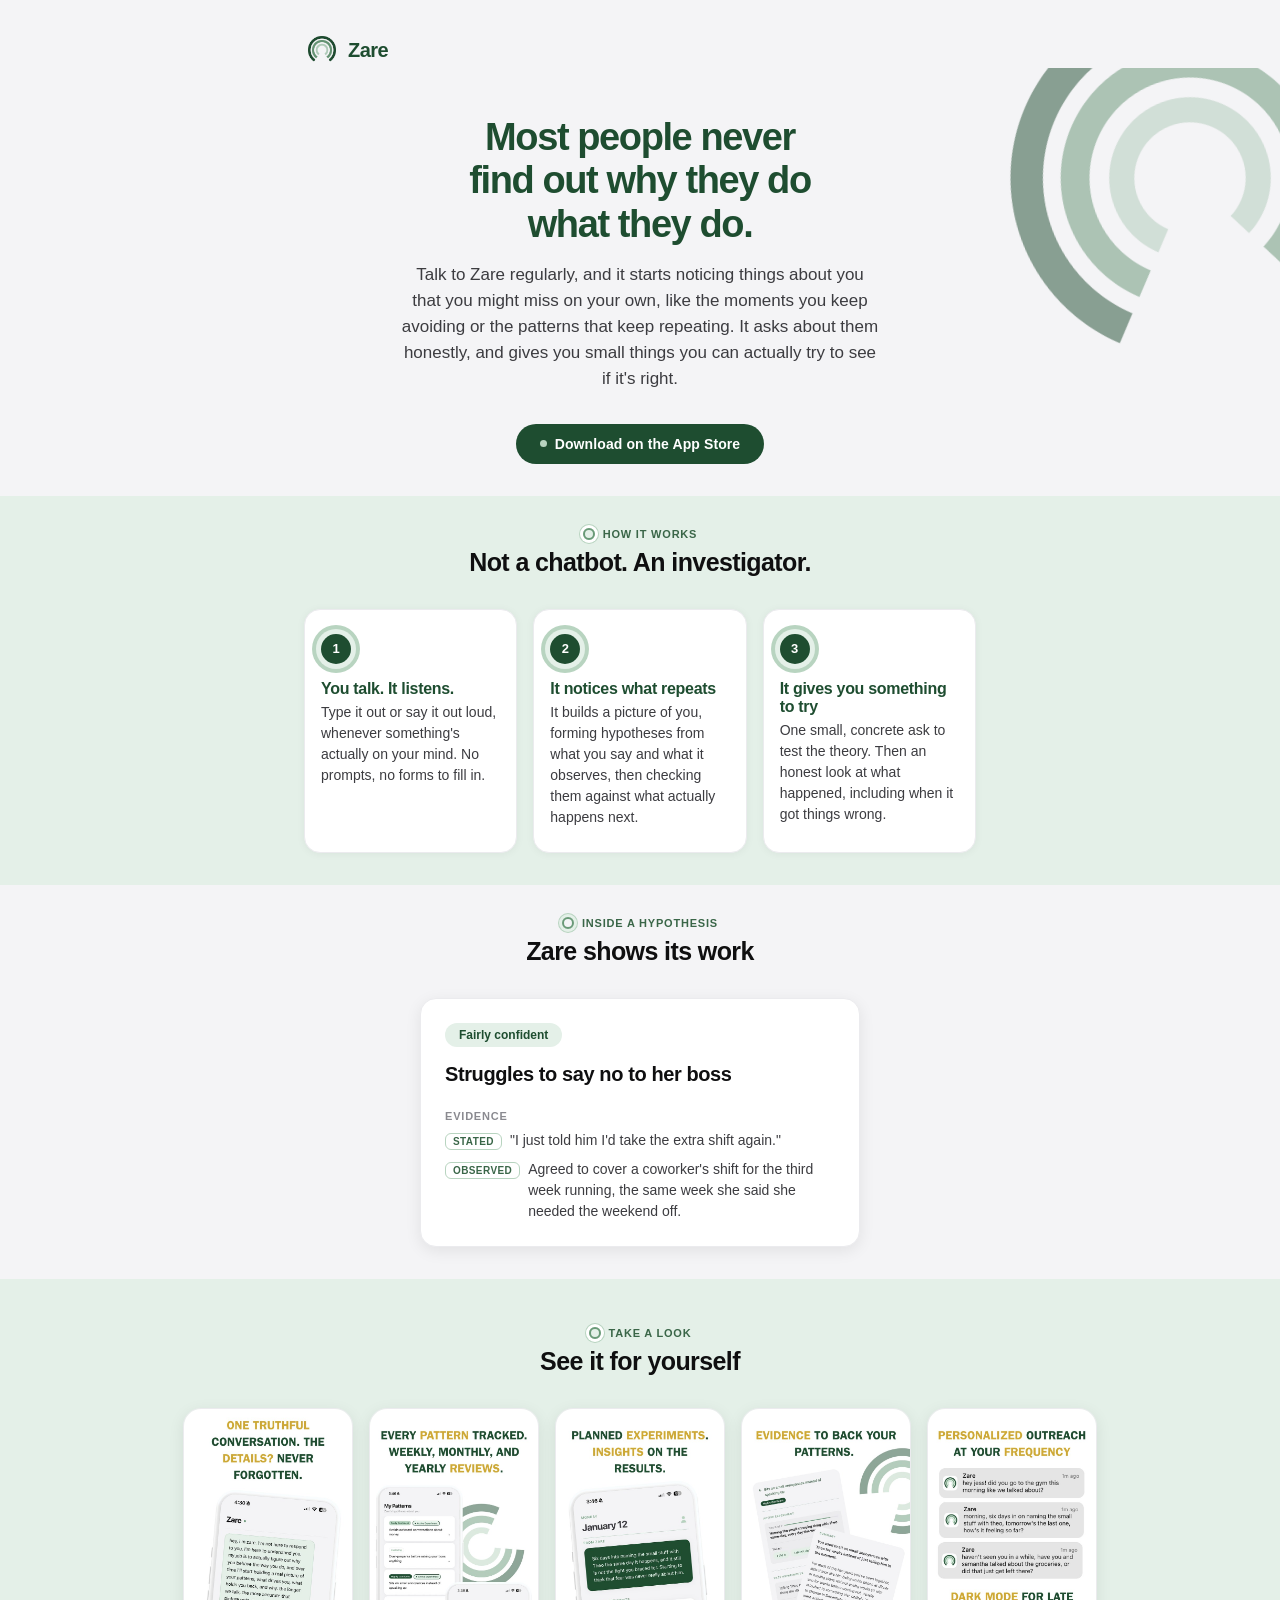
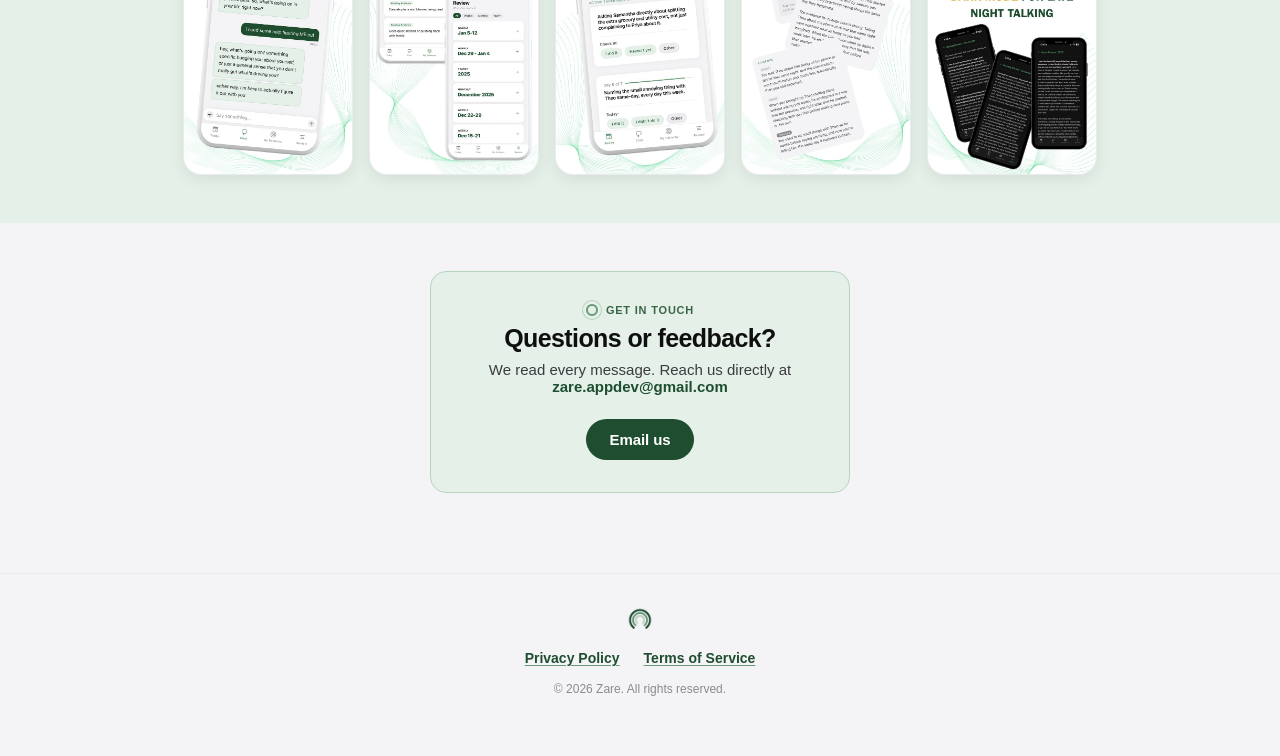
<file: index.html>
<!doctype html>
<html lang="en">
<head>
  <meta charset="UTF-8" />
  <meta name="viewport" content="width=device-width, initial-scale=1.0" />
  <title>Zare</title>
  <meta name="description" content="Zare notices the things about you that you might miss on your own, and gives you small things to actually try." />
  <link rel="icon" href="assets/favicon.png" />
  <link rel="stylesheet" href="styles.css" />
</head>
<body>

  <header class="site">
    <div class="wrap">
      <div class="brand">
        <img src="assets/icon.png" alt="Zare" />
        <span>Zare</span>
      </div>
    </div>
  </header>

  <section class="hero">
    <img class="hero-mark" src="assets/icon.png" alt="" aria-hidden="true" />
    <div class="wrap">
      <div class="hero-inner">
        <h1>Most people never<br />find out why they do<br />what they do.</h1>
        <p class="sub">
          Talk to Zare regularly, and it starts noticing things about you that
          you might miss on your own, like the moments you keep avoiding or
          the patterns that keep repeating. It asks about them honestly, and
          gives you small things you can actually try to see if it's right.
        </p>
        <!-- Paste the real App Store listing URL below once Zare is live -->
        <a class="badge-live" href="#">
          <span class="dot"></span>
          Download on the App Store
        </a>
      </div>
    </div>
  </section>

  <section class="tight section-green">
    <div class="wrap">
      <p class="eyebrow"><span class="eyebrow-ring"></span>How it works</p>
      <h2 class="section-title">Not a chatbot. An investigator.</h2>
      <div class="steps">
        <div class="step-card">
          <div class="step-num">1</div>
          <h3>You talk. It listens.</h3>
          <p>Type it out or say it out loud, whenever something's actually on your mind. No prompts, no forms to fill in.</p>
        </div>
        <div class="step-card">
          <div class="step-num">2</div>
          <h3>It notices what repeats</h3>
          <p>It builds a picture of you, forming hypotheses from what you say and what it observes, then checking them against what actually happens next.</p>
        </div>
        <div class="step-card">
          <div class="step-num">3</div>
          <h3>It gives you something to try</h3>
          <p>One small, concrete ask to test the theory. Then an honest look at what happened, including when it got things wrong.</p>
        </div>
      </div>
    </div>
  </section>

  <section class="tight">
    <div class="wrap">
      <p class="eyebrow"><span class="eyebrow-ring"></span>Inside a hypothesis</p>
      <h2 class="section-title">Zare shows its work</h2>
      <div class="pattern-card">
        <span class="confidence-pill">Fairly confident</span>
        <h3 class="pattern-statement">Struggles to say no to her boss</h3>
        <p class="evidence-label">Evidence</p>
        <div class="evidence-item">
          <span class="evidence-tag">Stated</span>
          <p>"I just told him I'd take the extra shift again."</p>
        </div>
        <div class="evidence-item">
          <span class="evidence-tag">Observed</span>
          <p>Agreed to cover a coworker's shift for the third week running, the same week she said she needed the weekend off.</p>
        </div>
      </div>
    </div>
  </section>

  <section class="section-green">
    <div class="wrap wrap-wide">
      <p class="eyebrow"><span class="eyebrow-ring"></span>Take a look</p>
      <h2 class="section-title">See it for yourself</h2>
      <div class="shots">
        <div class="shot">
          <img src="assets/screenshots/1.jpg" alt="A conversation with Zare in the app" loading="lazy" />
        </div>
        <div class="shot">
          <img src="assets/screenshots/2.jpg" alt="My Patterns and Review screens showing tracked patterns and weekly, monthly, and yearly reviews" loading="lazy" />
        </div>
        <div class="shot">
          <img src="assets/screenshots/3.jpg" alt="The Today screen showing an active experiment and Zare's daily note" loading="lazy" />
        </div>
        <div class="shot">
          <img src="assets/screenshots/4.jpg" alt="A pattern's detail view showing its evidence and summary" loading="lazy" />
        </div>
        <div class="shot">
          <img src="assets/screenshots/5.jpg" alt="Personalized outreach notifications from Zare, and the app in dark mode" loading="lazy" />
        </div>
      </div>
    </div>
  </section>

  <section class="contact">
    <div class="wrap">
      <div class="card">
        <p class="eyebrow"><span class="eyebrow-ring"></span>Get in touch</p>
        <h2 class="section-title">Questions or feedback?</h2>
        <p class="lead">We read every message. Reach us directly at<br /><strong>zare.appdev@gmail.com</strong></p>
        <a class="email-pill" href="mailto:zare.appdev@gmail.com">Email us</a>
      </div>
    </div>
  </section>

  <footer class="site">
    <div class="wrap">
      <img class="footer-mark" src="assets/icon.png" alt="" aria-hidden="true" />
      <div class="links">
        <a href="privacy.html">Privacy Policy</a>
        <a href="terms.html">Terms of Service</a>
      </div>
      <p class="copyright">&copy; 2026 Zare. All rights reserved.</p>
    </div>
  </footer>

</body>
</html>
</file>
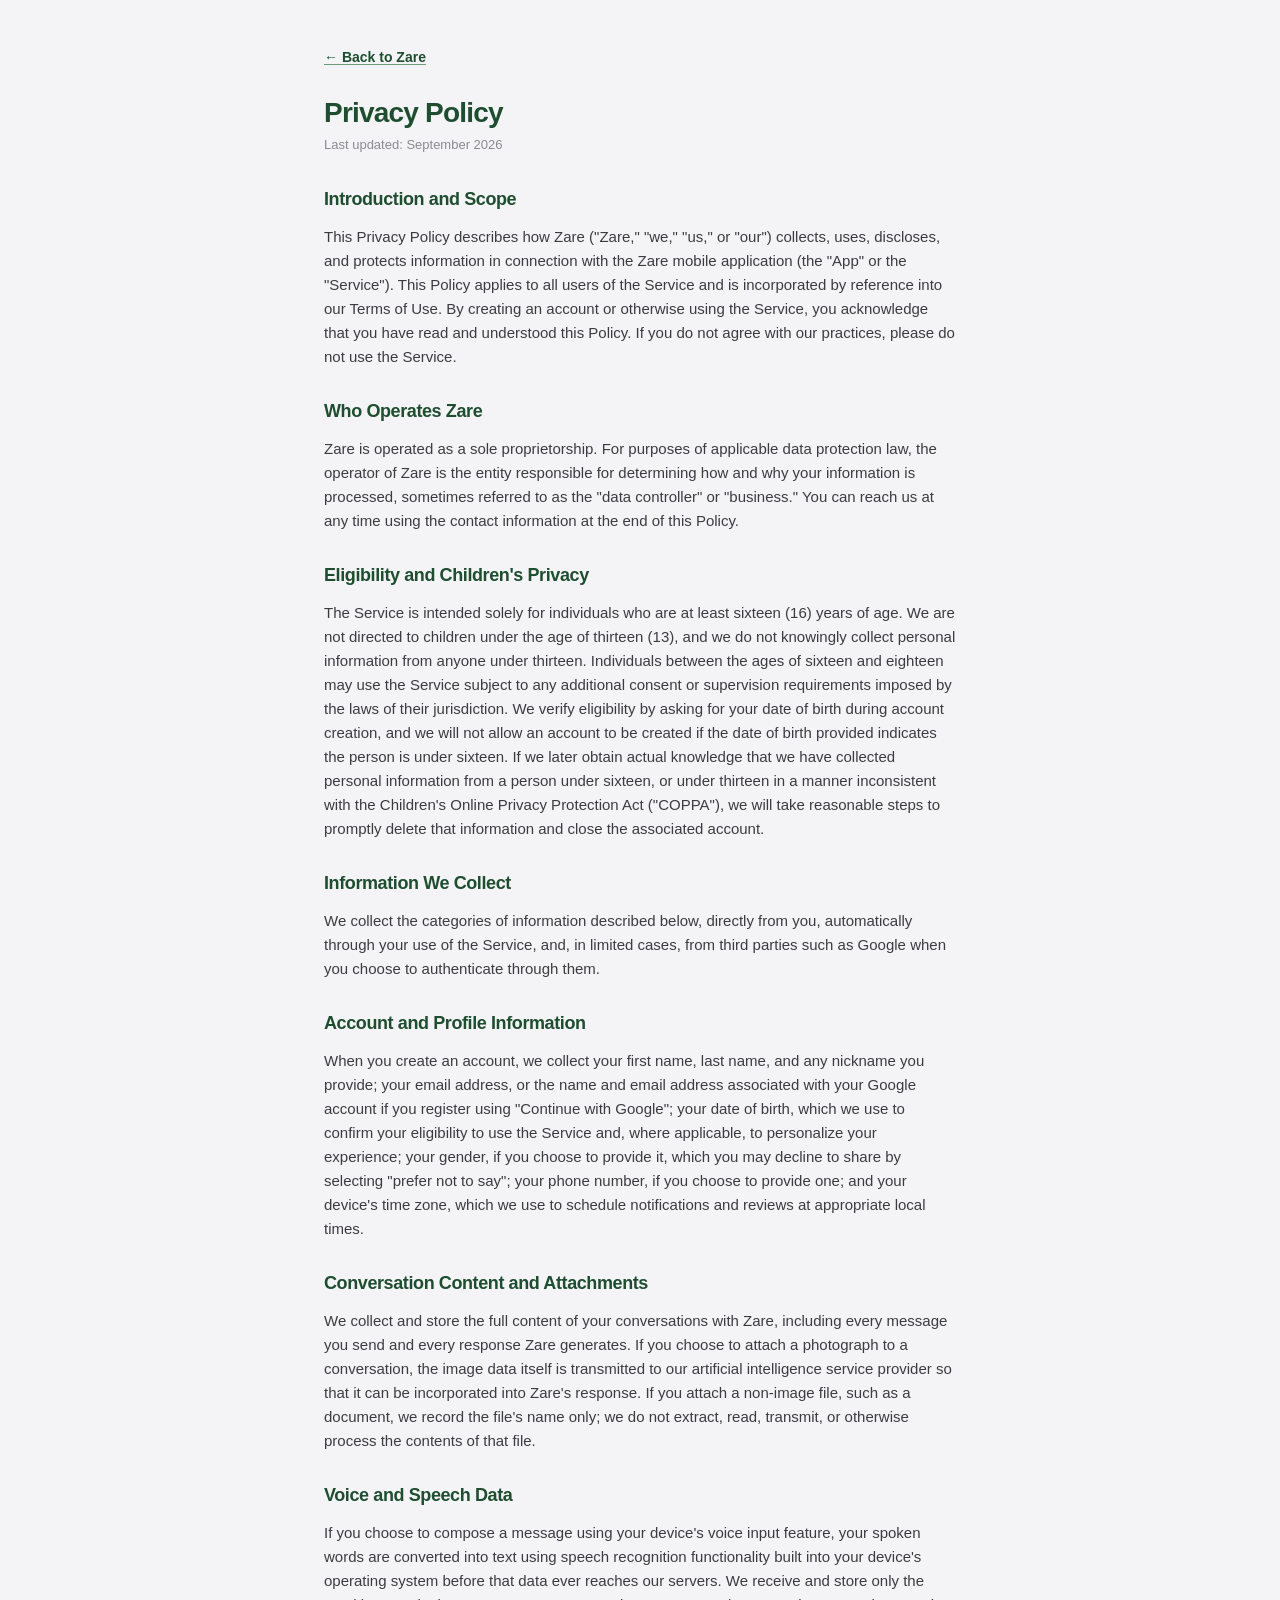
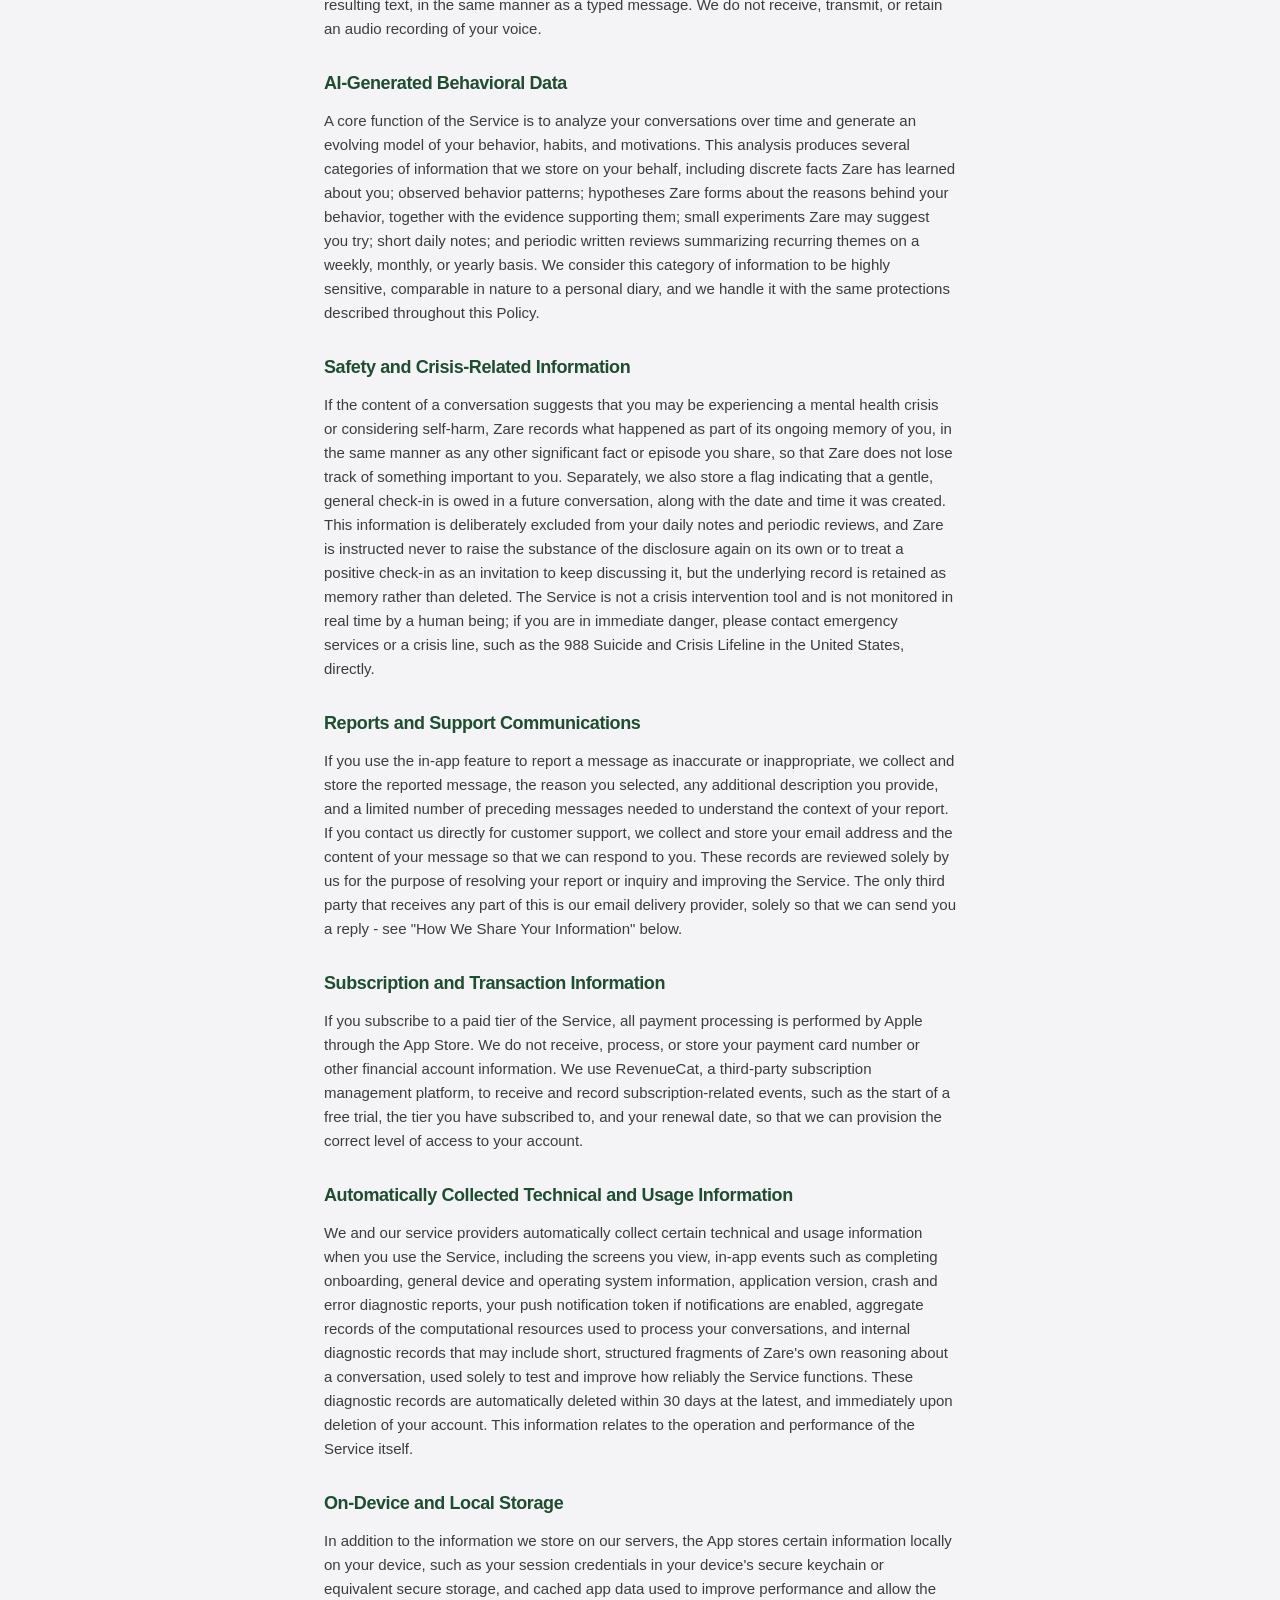
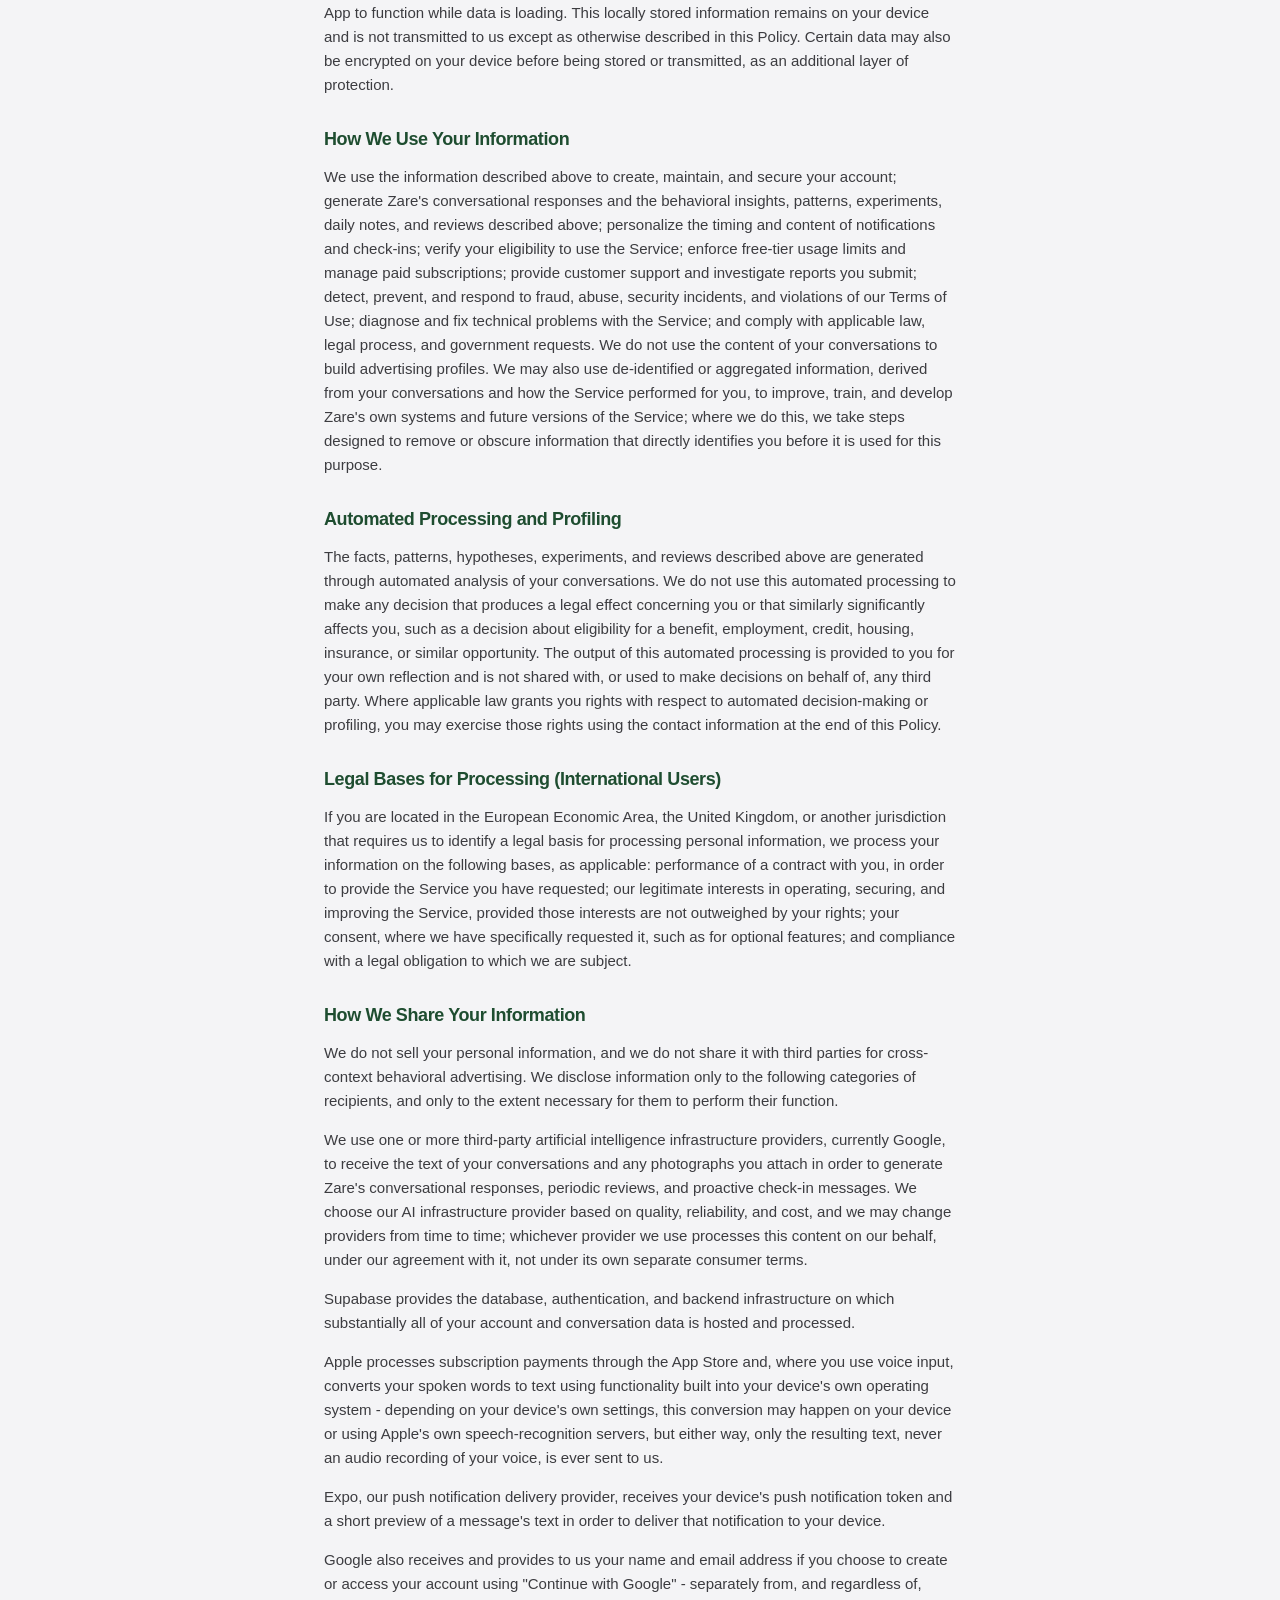
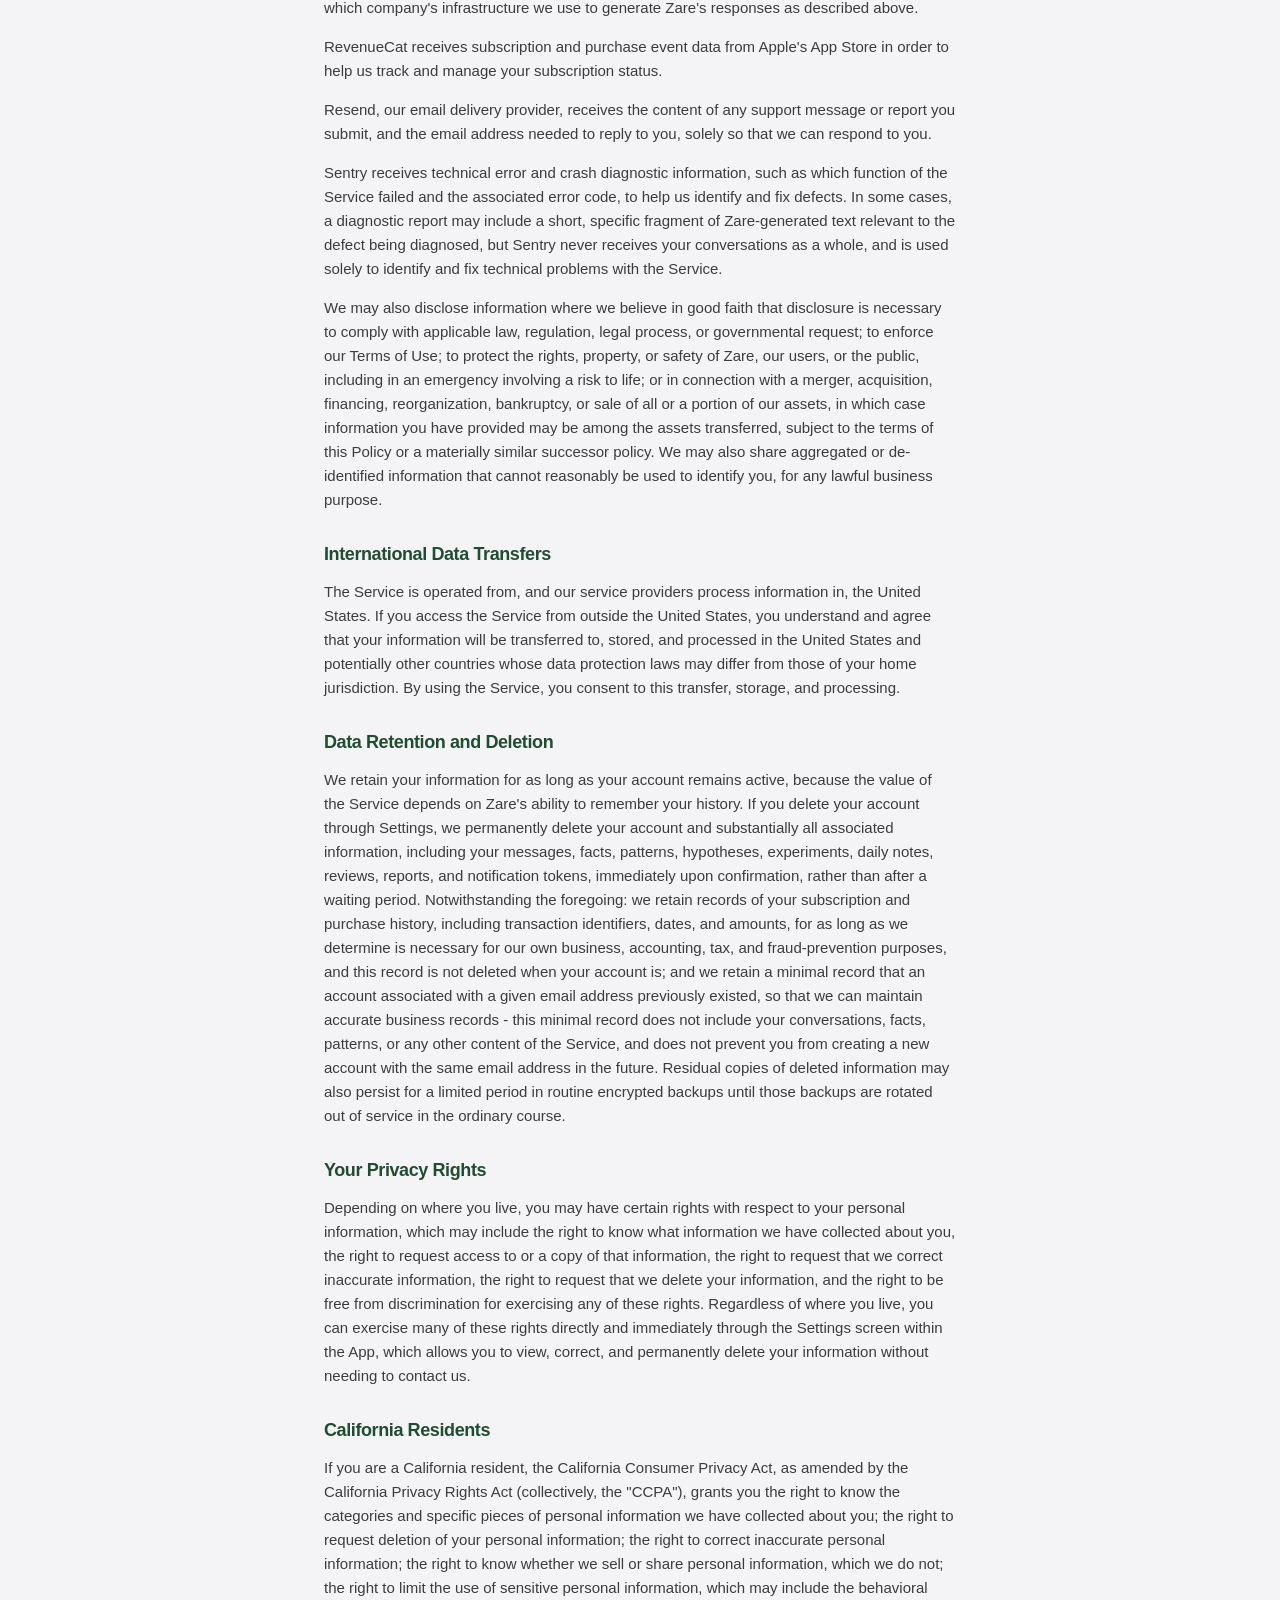
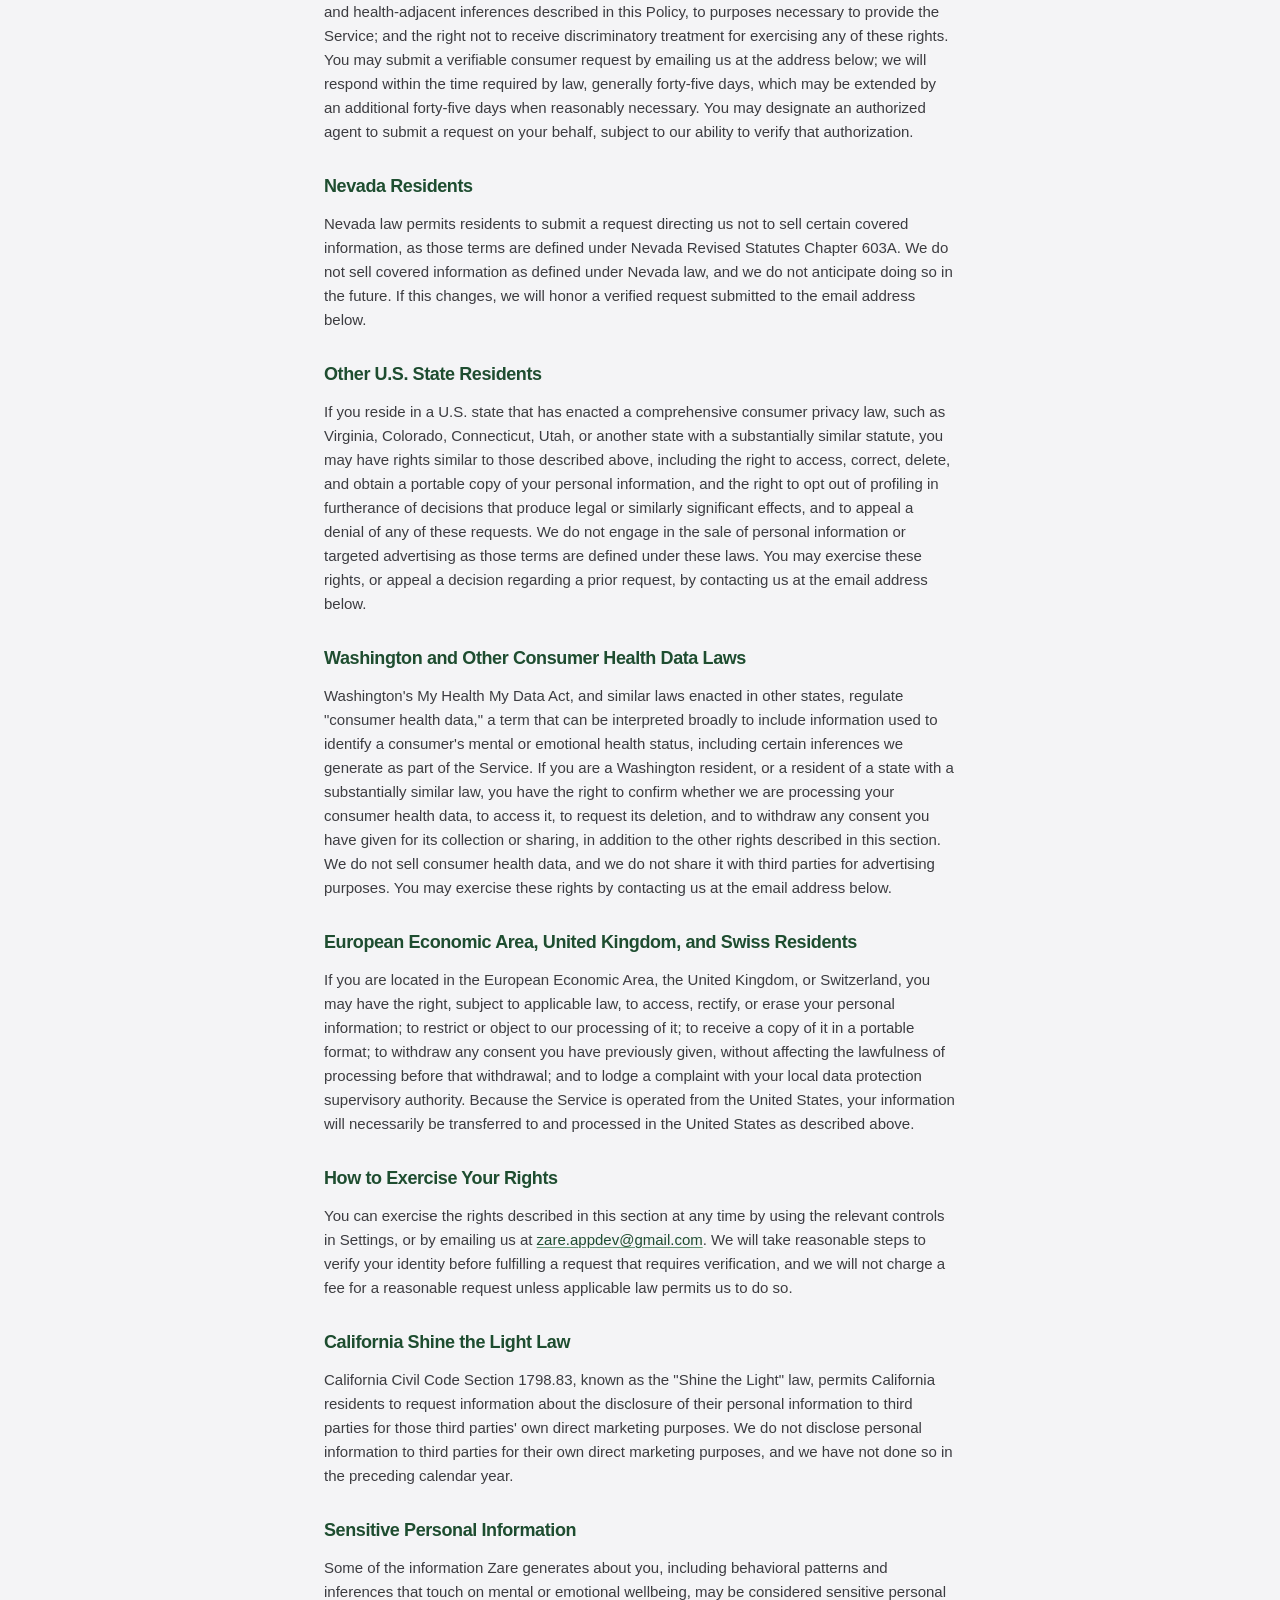
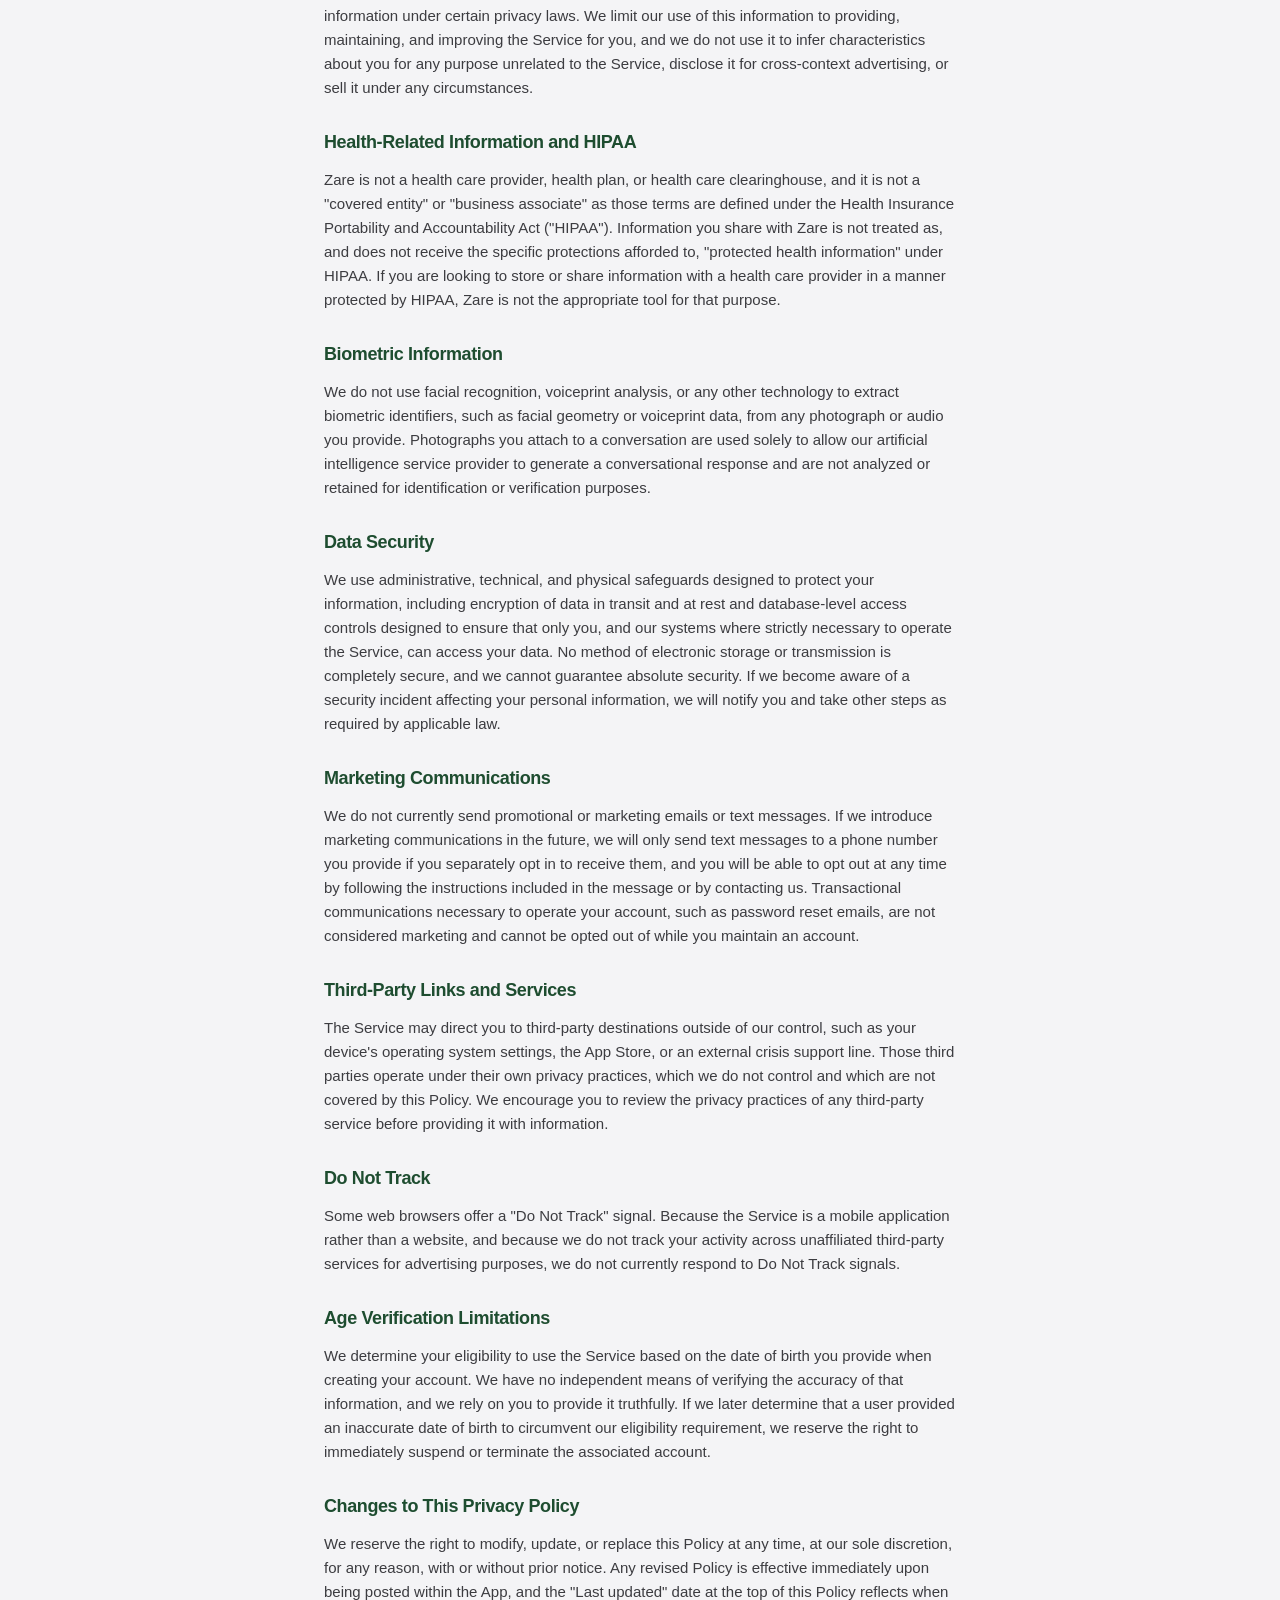
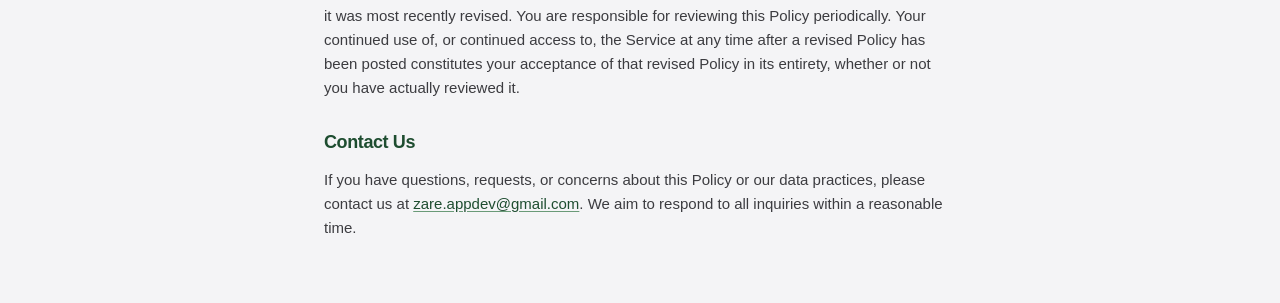
<file: privacy.html>
<!doctype html>
<html lang="en">
<head>
  <meta charset="UTF-8" />
  <meta name="viewport" content="width=device-width, initial-scale=1.0" />
  <title>Zare — Privacy Policy</title>
  <link rel="icon" href="assets/favicon.png" />
  <link rel="stylesheet" href="styles.css" />
</head>
<body>
  <div class="legal">
    <a class="back" href="index.html">&larr; Back to Zare</a>
    <h1>Privacy Policy</h1>
    <p class="updated">Last updated: September 2026</p>
    <h2>Introduction and Scope</h2>
    <p>This Privacy Policy describes how Zare (&quot;Zare,&quot; &quot;we,&quot; &quot;us,&quot; or &quot;our&quot;) collects, uses, discloses, and protects information in connection with the Zare mobile application (the &quot;App&quot; or the &quot;Service&quot;). This Policy applies to all users of the Service and is incorporated by reference into our Terms of Use. By creating an account or otherwise using the Service, you acknowledge that you have read and understood this Policy. If you do not agree with our practices, please do not use the Service.</p>
    <h2>Who Operates Zare</h2>
    <p>Zare is operated as a sole proprietorship. For purposes of applicable data protection law, the operator of Zare is the entity responsible for determining how and why your information is processed, sometimes referred to as the &quot;data controller&quot; or &quot;business.&quot; You can reach us at any time using the contact information at the end of this Policy.</p>
    <h2>Eligibility and Children&#x27;s Privacy</h2>
    <p>The Service is intended solely for individuals who are at least sixteen (16) years of age. We are not directed to children under the age of thirteen (13), and we do not knowingly collect personal information from anyone under thirteen. Individuals between the ages of sixteen and eighteen may use the Service subject to any additional consent or supervision requirements imposed by the laws of their jurisdiction. We verify eligibility by asking for your date of birth during account creation, and we will not allow an account to be created if the date of birth provided indicates the person is under sixteen. If we later obtain actual knowledge that we have collected personal information from a person under sixteen, or under thirteen in a manner inconsistent with the Children&#x27;s Online Privacy Protection Act (&quot;COPPA&quot;), we will take reasonable steps to promptly delete that information and close the associated account.</p>
    <h2>Information We Collect</h2>
    <p>We collect the categories of information described below, directly from you, automatically through your use of the Service, and, in limited cases, from third parties such as Google when you choose to authenticate through them.</p>
    <h2>Account and Profile Information</h2>
    <p>When you create an account, we collect your first name, last name, and any nickname you provide; your email address, or the name and email address associated with your Google account if you register using &quot;Continue with Google&quot;; your date of birth, which we use to confirm your eligibility to use the Service and, where applicable, to personalize your experience; your gender, if you choose to provide it, which you may decline to share by selecting &quot;prefer not to say&quot;; your phone number, if you choose to provide one; and your device&#x27;s time zone, which we use to schedule notifications and reviews at appropriate local times.</p>
    <h2>Conversation Content and Attachments</h2>
    <p>We collect and store the full content of your conversations with Zare, including every message you send and every response Zare generates. If you choose to attach a photograph to a conversation, the image data itself is transmitted to our artificial intelligence service provider so that it can be incorporated into Zare&#x27;s response. If you attach a non-image file, such as a document, we record the file&#x27;s name only; we do not extract, read, transmit, or otherwise process the contents of that file.</p>
    <h2>Voice and Speech Data</h2>
    <p>If you choose to compose a message using your device&#x27;s voice input feature, your spoken words are converted into text using speech recognition functionality built into your device&#x27;s operating system before that data ever reaches our servers. We receive and store only the resulting text, in the same manner as a typed message. We do not receive, transmit, or retain an audio recording of your voice.</p>
    <h2>AI-Generated Behavioral Data</h2>
    <p>A core function of the Service is to analyze your conversations over time and generate an evolving model of your behavior, habits, and motivations. This analysis produces several categories of information that we store on your behalf, including discrete facts Zare has learned about you; observed behavior patterns; hypotheses Zare forms about the reasons behind your behavior, together with the evidence supporting them; small experiments Zare may suggest you try; short daily notes; and periodic written reviews summarizing recurring themes on a weekly, monthly, or yearly basis. We consider this category of information to be highly sensitive, comparable in nature to a personal diary, and we handle it with the same protections described throughout this Policy.</p>
    <h2>Safety and Crisis-Related Information</h2>
    <p>If the content of a conversation suggests that you may be experiencing a mental health crisis or considering self-harm, Zare records what happened as part of its ongoing memory of you, in the same manner as any other significant fact or episode you share, so that Zare does not lose track of something important to you. Separately, we also store a flag indicating that a gentle, general check-in is owed in a future conversation, along with the date and time it was created. This information is deliberately excluded from your daily notes and periodic reviews, and Zare is instructed never to raise the substance of the disclosure again on its own or to treat a positive check-in as an invitation to keep discussing it, but the underlying record is retained as memory rather than deleted. The Service is not a crisis intervention tool and is not monitored in real time by a human being; if you are in immediate danger, please contact emergency services or a crisis line, such as the 988 Suicide and Crisis Lifeline in the United States, directly.</p>
    <h2>Reports and Support Communications</h2>
    <p>If you use the in-app feature to report a message as inaccurate or inappropriate, we collect and store the reported message, the reason you selected, any additional description you provide, and a limited number of preceding messages needed to understand the context of your report. If you contact us directly for customer support, we collect and store your email address and the content of your message so that we can respond to you. These records are reviewed solely by us for the purpose of resolving your report or inquiry and improving the Service. The only third party that receives any part of this is our email delivery provider, solely so that we can send you a reply - see &quot;How We Share Your Information&quot; below.</p>
    <h2>Subscription and Transaction Information</h2>
    <p>If you subscribe to a paid tier of the Service, all payment processing is performed by Apple through the App Store. We do not receive, process, or store your payment card number or other financial account information. We use RevenueCat, a third-party subscription management platform, to receive and record subscription-related events, such as the start of a free trial, the tier you have subscribed to, and your renewal date, so that we can provision the correct level of access to your account.</p>
    <h2>Automatically Collected Technical and Usage Information</h2>
    <p>We and our service providers automatically collect certain technical and usage information when you use the Service, including the screens you view, in-app events such as completing onboarding, general device and operating system information, application version, crash and error diagnostic reports, your push notification token if notifications are enabled, aggregate records of the computational resources used to process your conversations, and internal diagnostic records that may include short, structured fragments of Zare&#x27;s own reasoning about a conversation, used solely to test and improve how reliably the Service functions. These diagnostic records are automatically deleted within 30 days at the latest, and immediately upon deletion of your account. This information relates to the operation and performance of the Service itself.</p>
    <h2>On-Device and Local Storage</h2>
    <p>In addition to the information we store on our servers, the App stores certain information locally on your device, such as your session credentials in your device&#x27;s secure keychain or equivalent secure storage, and cached app data used to improve performance and allow the App to function while data is loading. This locally stored information remains on your device and is not transmitted to us except as otherwise described in this Policy. Certain data may also be encrypted on your device before being stored or transmitted, as an additional layer of protection.</p>
    <h2>How We Use Your Information</h2>
    <p>We use the information described above to create, maintain, and secure your account; generate Zare&#x27;s conversational responses and the behavioral insights, patterns, experiments, daily notes, and reviews described above; personalize the timing and content of notifications and check-ins; verify your eligibility to use the Service; enforce free-tier usage limits and manage paid subscriptions; provide customer support and investigate reports you submit; detect, prevent, and respond to fraud, abuse, security incidents, and violations of our Terms of Use; diagnose and fix technical problems with the Service; and comply with applicable law, legal process, and government requests. We do not use the content of your conversations to build advertising profiles. We may also use de-identified or aggregated information, derived from your conversations and how the Service performed for you, to improve, train, and develop Zare&#x27;s own systems and future versions of the Service; where we do this, we take steps designed to remove or obscure information that directly identifies you before it is used for this purpose.</p>
    <h2>Automated Processing and Profiling</h2>
    <p>The facts, patterns, hypotheses, experiments, and reviews described above are generated through automated analysis of your conversations. We do not use this automated processing to make any decision that produces a legal effect concerning you or that similarly significantly affects you, such as a decision about eligibility for a benefit, employment, credit, housing, insurance, or similar opportunity. The output of this automated processing is provided to you for your own reflection and is not shared with, or used to make decisions on behalf of, any third party. Where applicable law grants you rights with respect to automated decision-making or profiling, you may exercise those rights using the contact information at the end of this Policy.</p>
    <h2>Legal Bases for Processing (International Users)</h2>
    <p>If you are located in the European Economic Area, the United Kingdom, or another jurisdiction that requires us to identify a legal basis for processing personal information, we process your information on the following bases, as applicable: performance of a contract with you, in order to provide the Service you have requested; our legitimate interests in operating, securing, and improving the Service, provided those interests are not outweighed by your rights; your consent, where we have specifically requested it, such as for optional features; and compliance with a legal obligation to which we are subject.</p>
    <h2>How We Share Your Information</h2>
    <p>We do not sell your personal information, and we do not share it with third parties for cross-context behavioral advertising. We disclose information only to the following categories of recipients, and only to the extent necessary for them to perform their function.</p>
    <p>We use one or more third-party artificial intelligence infrastructure providers, currently Google, to receive the text of your conversations and any photographs you attach in order to generate Zare&#x27;s conversational responses, periodic reviews, and proactive check-in messages. We choose our AI infrastructure provider based on quality, reliability, and cost, and we may change providers from time to time; whichever provider we use processes this content on our behalf, under our agreement with it, not under its own separate consumer terms.</p>
    <p>Supabase provides the database, authentication, and backend infrastructure on which substantially all of your account and conversation data is hosted and processed.</p>
    <p>Apple processes subscription payments through the App Store and, where you use voice input, converts your spoken words to text using functionality built into your device&#x27;s own operating system - depending on your device&#x27;s own settings, this conversion may happen on your device or using Apple&#x27;s own speech-recognition servers, but either way, only the resulting text, never an audio recording of your voice, is ever sent to us.</p>
    <p>Expo, our push notification delivery provider, receives your device&#x27;s push notification token and a short preview of a message&#x27;s text in order to deliver that notification to your device.</p>
    <p>Google also receives and provides to us your name and email address if you choose to create or access your account using &quot;Continue with Google&quot; - separately from, and regardless of, which company&#x27;s infrastructure we use to generate Zare&#x27;s responses as described above.</p>
    <p>RevenueCat receives subscription and purchase event data from Apple&#x27;s App Store in order to help us track and manage your subscription status.</p>
    <p>Resend, our email delivery provider, receives the content of any support message or report you submit, and the email address needed to reply to you, solely so that we can respond to you.</p>
    <p>Sentry receives technical error and crash diagnostic information, such as which function of the Service failed and the associated error code, to help us identify and fix defects. In some cases, a diagnostic report may include a short, specific fragment of Zare-generated text relevant to the defect being diagnosed, but Sentry never receives your conversations as a whole, and is used solely to identify and fix technical problems with the Service.</p>
    <p>We may also disclose information where we believe in good faith that disclosure is necessary to comply with applicable law, regulation, legal process, or governmental request; to enforce our Terms of Use; to protect the rights, property, or safety of Zare, our users, or the public, including in an emergency involving a risk to life; or in connection with a merger, acquisition, financing, reorganization, bankruptcy, or sale of all or a portion of our assets, in which case information you have provided may be among the assets transferred, subject to the terms of this Policy or a materially similar successor policy. We may also share aggregated or de-identified information that cannot reasonably be used to identify you, for any lawful business purpose.</p>
    <h2>International Data Transfers</h2>
    <p>The Service is operated from, and our service providers process information in, the United States. If you access the Service from outside the United States, you understand and agree that your information will be transferred to, stored, and processed in the United States and potentially other countries whose data protection laws may differ from those of your home jurisdiction. By using the Service, you consent to this transfer, storage, and processing.</p>
    <h2>Data Retention and Deletion</h2>
    <p>We retain your information for as long as your account remains active, because the value of the Service depends on Zare&#x27;s ability to remember your history. If you delete your account through Settings, we permanently delete your account and substantially all associated information, including your messages, facts, patterns, hypotheses, experiments, daily notes, reviews, reports, and notification tokens, immediately upon confirmation, rather than after a waiting period. Notwithstanding the foregoing: we retain records of your subscription and purchase history, including transaction identifiers, dates, and amounts, for as long as we determine is necessary for our own business, accounting, tax, and fraud-prevention purposes, and this record is not deleted when your account is; and we retain a minimal record that an account associated with a given email address previously existed, so that we can maintain accurate business records - this minimal record does not include your conversations, facts, patterns, or any other content of the Service, and does not prevent you from creating a new account with the same email address in the future. Residual copies of deleted information may also persist for a limited period in routine encrypted backups until those backups are rotated out of service in the ordinary course.</p>
    <h2>Your Privacy Rights</h2>
    <p>Depending on where you live, you may have certain rights with respect to your personal information, which may include the right to know what information we have collected about you, the right to request access to or a copy of that information, the right to request that we correct inaccurate information, the right to request that we delete your information, and the right to be free from discrimination for exercising any of these rights. Regardless of where you live, you can exercise many of these rights directly and immediately through the Settings screen within the App, which allows you to view, correct, and permanently delete your information without needing to contact us.</p>
    <h2>California Residents</h2>
    <p>If you are a California resident, the California Consumer Privacy Act, as amended by the California Privacy Rights Act (collectively, the &quot;CCPA&quot;), grants you the right to know the categories and specific pieces of personal information we have collected about you; the right to request deletion of your personal information; the right to correct inaccurate personal information; the right to know whether we sell or share personal information, which we do not; the right to limit the use of sensitive personal information, which may include the behavioral and health-adjacent inferences described in this Policy, to purposes necessary to provide the Service; and the right not to receive discriminatory treatment for exercising any of these rights. You may submit a verifiable consumer request by emailing us at the address below; we will respond within the time required by law, generally forty-five days, which may be extended by an additional forty-five days when reasonably necessary. You may designate an authorized agent to submit a request on your behalf, subject to our ability to verify that authorization.</p>
    <h2>Nevada Residents</h2>
    <p>Nevada law permits residents to submit a request directing us not to sell certain covered information, as those terms are defined under Nevada Revised Statutes Chapter 603A. We do not sell covered information as defined under Nevada law, and we do not anticipate doing so in the future. If this changes, we will honor a verified request submitted to the email address below.</p>
    <h2>Other U.S. State Residents</h2>
    <p>If you reside in a U.S. state that has enacted a comprehensive consumer privacy law, such as Virginia, Colorado, Connecticut, Utah, or another state with a substantially similar statute, you may have rights similar to those described above, including the right to access, correct, delete, and obtain a portable copy of your personal information, and the right to opt out of profiling in furtherance of decisions that produce legal or similarly significant effects, and to appeal a denial of any of these requests. We do not engage in the sale of personal information or targeted advertising as those terms are defined under these laws. You may exercise these rights, or appeal a decision regarding a prior request, by contacting us at the email address below.</p>
    <h2>Washington and Other Consumer Health Data Laws</h2>
    <p>Washington&#x27;s My Health My Data Act, and similar laws enacted in other states, regulate &quot;consumer health data,&quot; a term that can be interpreted broadly to include information used to identify a consumer&#x27;s mental or emotional health status, including certain inferences we generate as part of the Service. If you are a Washington resident, or a resident of a state with a substantially similar law, you have the right to confirm whether we are processing your consumer health data, to access it, to request its deletion, and to withdraw any consent you have given for its collection or sharing, in addition to the other rights described in this section. We do not sell consumer health data, and we do not share it with third parties for advertising purposes. You may exercise these rights by contacting us at the email address below.</p>
    <h2>European Economic Area, United Kingdom, and Swiss Residents</h2>
    <p>If you are located in the European Economic Area, the United Kingdom, or Switzerland, you may have the right, subject to applicable law, to access, rectify, or erase your personal information; to restrict or object to our processing of it; to receive a copy of it in a portable format; to withdraw any consent you have previously given, without affecting the lawfulness of processing before that withdrawal; and to lodge a complaint with your local data protection supervisory authority. Because the Service is operated from the United States, your information will necessarily be transferred to and processed in the United States as described above.</p>
    <h2>How to Exercise Your Rights</h2>
    <p>You can exercise the rights described in this section at any time by using the relevant controls in Settings, or by emailing us at <a href="mailto:zare.appdev@gmail.com">zare.appdev@gmail.com</a>. We will take reasonable steps to verify your identity before fulfilling a request that requires verification, and we will not charge a fee for a reasonable request unless applicable law permits us to do so.</p>
    <h2>California Shine the Light Law</h2>
    <p>California Civil Code Section 1798.83, known as the &quot;Shine the Light&quot; law, permits California residents to request information about the disclosure of their personal information to third parties for those third parties&#x27; own direct marketing purposes. We do not disclose personal information to third parties for their own direct marketing purposes, and we have not done so in the preceding calendar year.</p>
    <h2>Sensitive Personal Information</h2>
    <p>Some of the information Zare generates about you, including behavioral patterns and inferences that touch on mental or emotional wellbeing, may be considered sensitive personal information under certain privacy laws. We limit our use of this information to providing, maintaining, and improving the Service for you, and we do not use it to infer characteristics about you for any purpose unrelated to the Service, disclose it for cross-context advertising, or sell it under any circumstances.</p>
    <h2>Health-Related Information and HIPAA</h2>
    <p>Zare is not a health care provider, health plan, or health care clearinghouse, and it is not a &quot;covered entity&quot; or &quot;business associate&quot; as those terms are defined under the Health Insurance Portability and Accountability Act (&quot;HIPAA&quot;). Information you share with Zare is not treated as, and does not receive the specific protections afforded to, &quot;protected health information&quot; under HIPAA. If you are looking to store or share information with a health care provider in a manner protected by HIPAA, Zare is not the appropriate tool for that purpose.</p>
    <h2>Biometric Information</h2>
    <p>We do not use facial recognition, voiceprint analysis, or any other technology to extract biometric identifiers, such as facial geometry or voiceprint data, from any photograph or audio you provide. Photographs you attach to a conversation are used solely to allow our artificial intelligence service provider to generate a conversational response and are not analyzed or retained for identification or verification purposes.</p>
    <h2>Data Security</h2>
    <p>We use administrative, technical, and physical safeguards designed to protect your information, including encryption of data in transit and at rest and database-level access controls designed to ensure that only you, and our systems where strictly necessary to operate the Service, can access your data. No method of electronic storage or transmission is completely secure, and we cannot guarantee absolute security. If we become aware of a security incident affecting your personal information, we will notify you and take other steps as required by applicable law.</p>
    <h2>Marketing Communications</h2>
    <p>We do not currently send promotional or marketing emails or text messages. If we introduce marketing communications in the future, we will only send text messages to a phone number you provide if you separately opt in to receive them, and you will be able to opt out at any time by following the instructions included in the message or by contacting us. Transactional communications necessary to operate your account, such as password reset emails, are not considered marketing and cannot be opted out of while you maintain an account.</p>
    <h2>Third-Party Links and Services</h2>
    <p>The Service may direct you to third-party destinations outside of our control, such as your device&#x27;s operating system settings, the App Store, or an external crisis support line. Those third parties operate under their own privacy practices, which we do not control and which are not covered by this Policy. We encourage you to review the privacy practices of any third-party service before providing it with information.</p>
    <h2>Do Not Track</h2>
    <p>Some web browsers offer a &quot;Do Not Track&quot; signal. Because the Service is a mobile application rather than a website, and because we do not track your activity across unaffiliated third-party services for advertising purposes, we do not currently respond to Do Not Track signals.</p>
    <h2>Age Verification Limitations</h2>
    <p>We determine your eligibility to use the Service based on the date of birth you provide when creating your account. We have no independent means of verifying the accuracy of that information, and we rely on you to provide it truthfully. If we later determine that a user provided an inaccurate date of birth to circumvent our eligibility requirement, we reserve the right to immediately suspend or terminate the associated account.</p>
    <h2>Changes to This Privacy Policy</h2>
    <p>We reserve the right to modify, update, or replace this Policy at any time, at our sole discretion, for any reason, with or without prior notice. Any revised Policy is effective immediately upon being posted within the App, and the &quot;Last updated&quot; date at the top of this Policy reflects when it was most recently revised. You are responsible for reviewing this Policy periodically. Your continued use of, or continued access to, the Service at any time after a revised Policy has been posted constitutes your acceptance of that revised Policy in its entirety, whether or not you have actually reviewed it.</p>
    <h2>Contact Us</h2>
    <p>If you have questions, requests, or concerns about this Policy or our data practices, please contact us at <a href="mailto:zare.appdev@gmail.com">zare.appdev@gmail.com</a>. We aim to respond to all inquiries within a reasonable time.</p>
  </div>
</body>
</html>
</file>
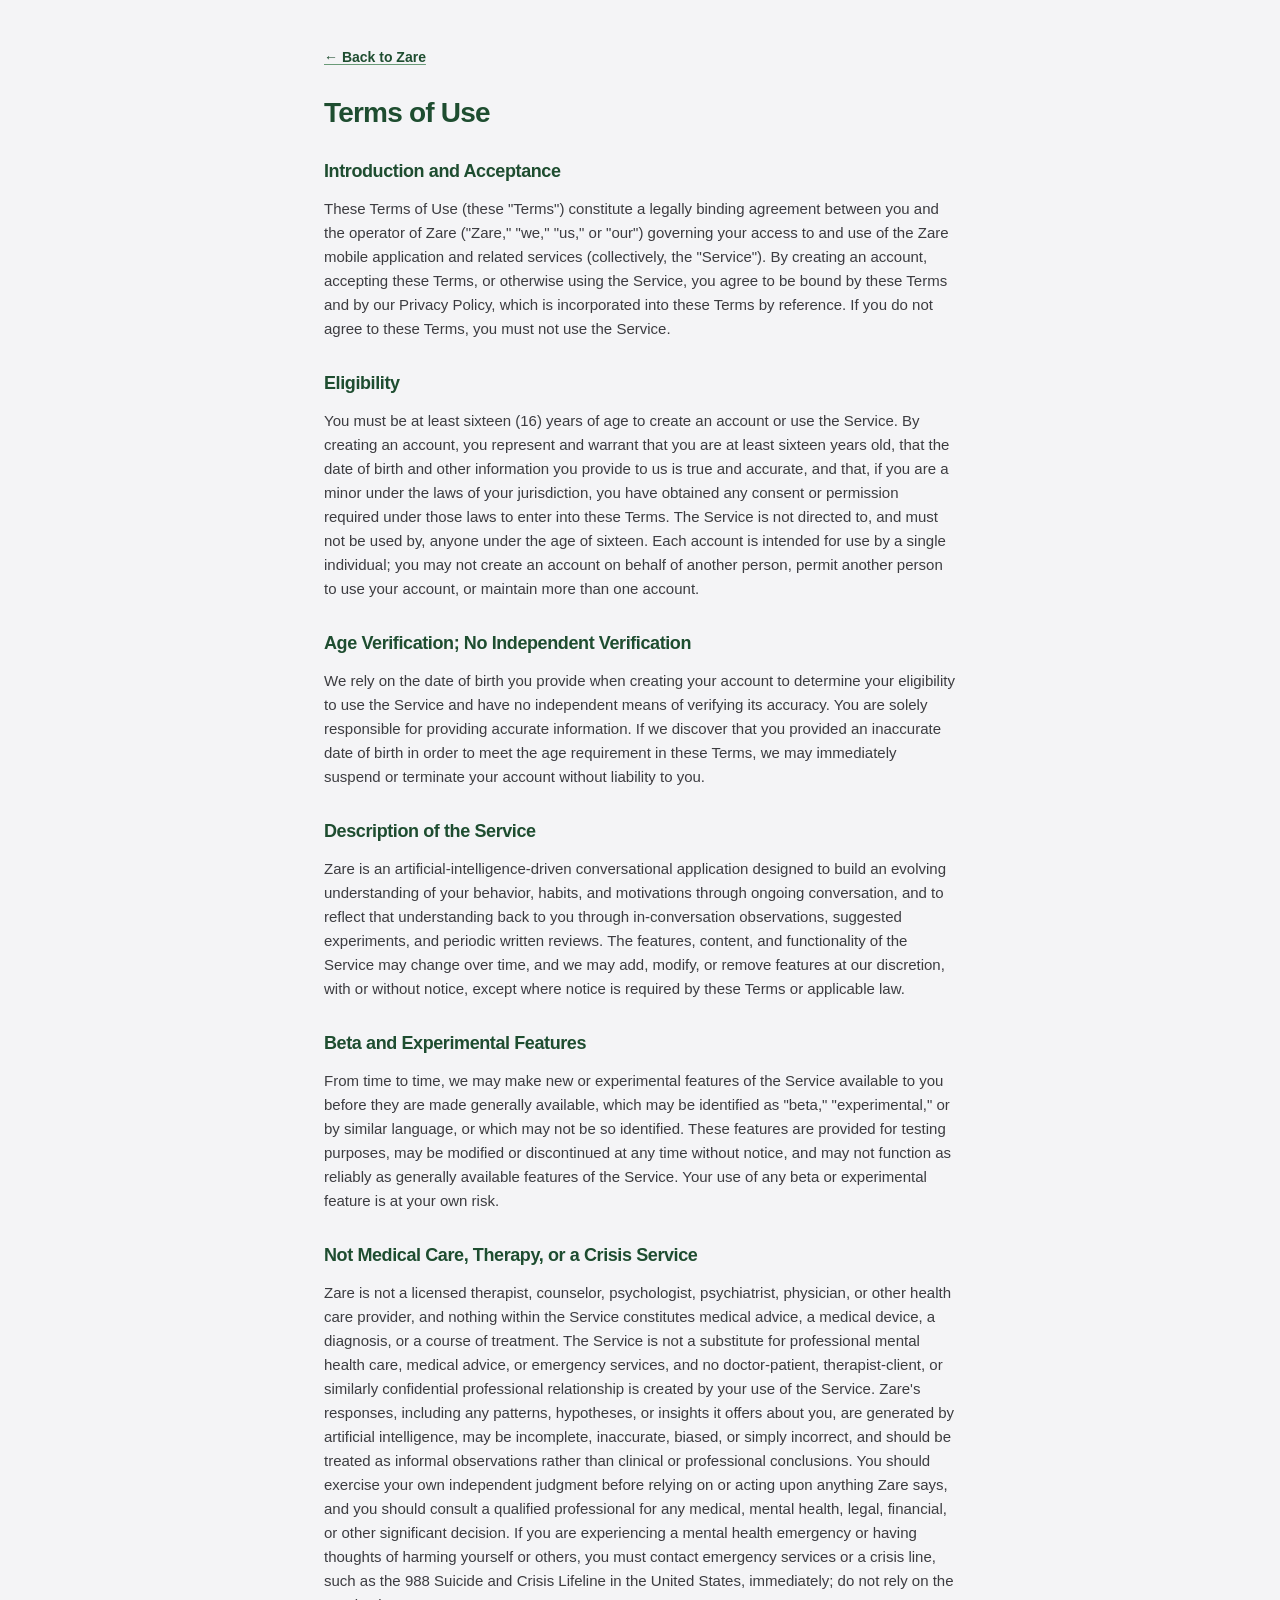
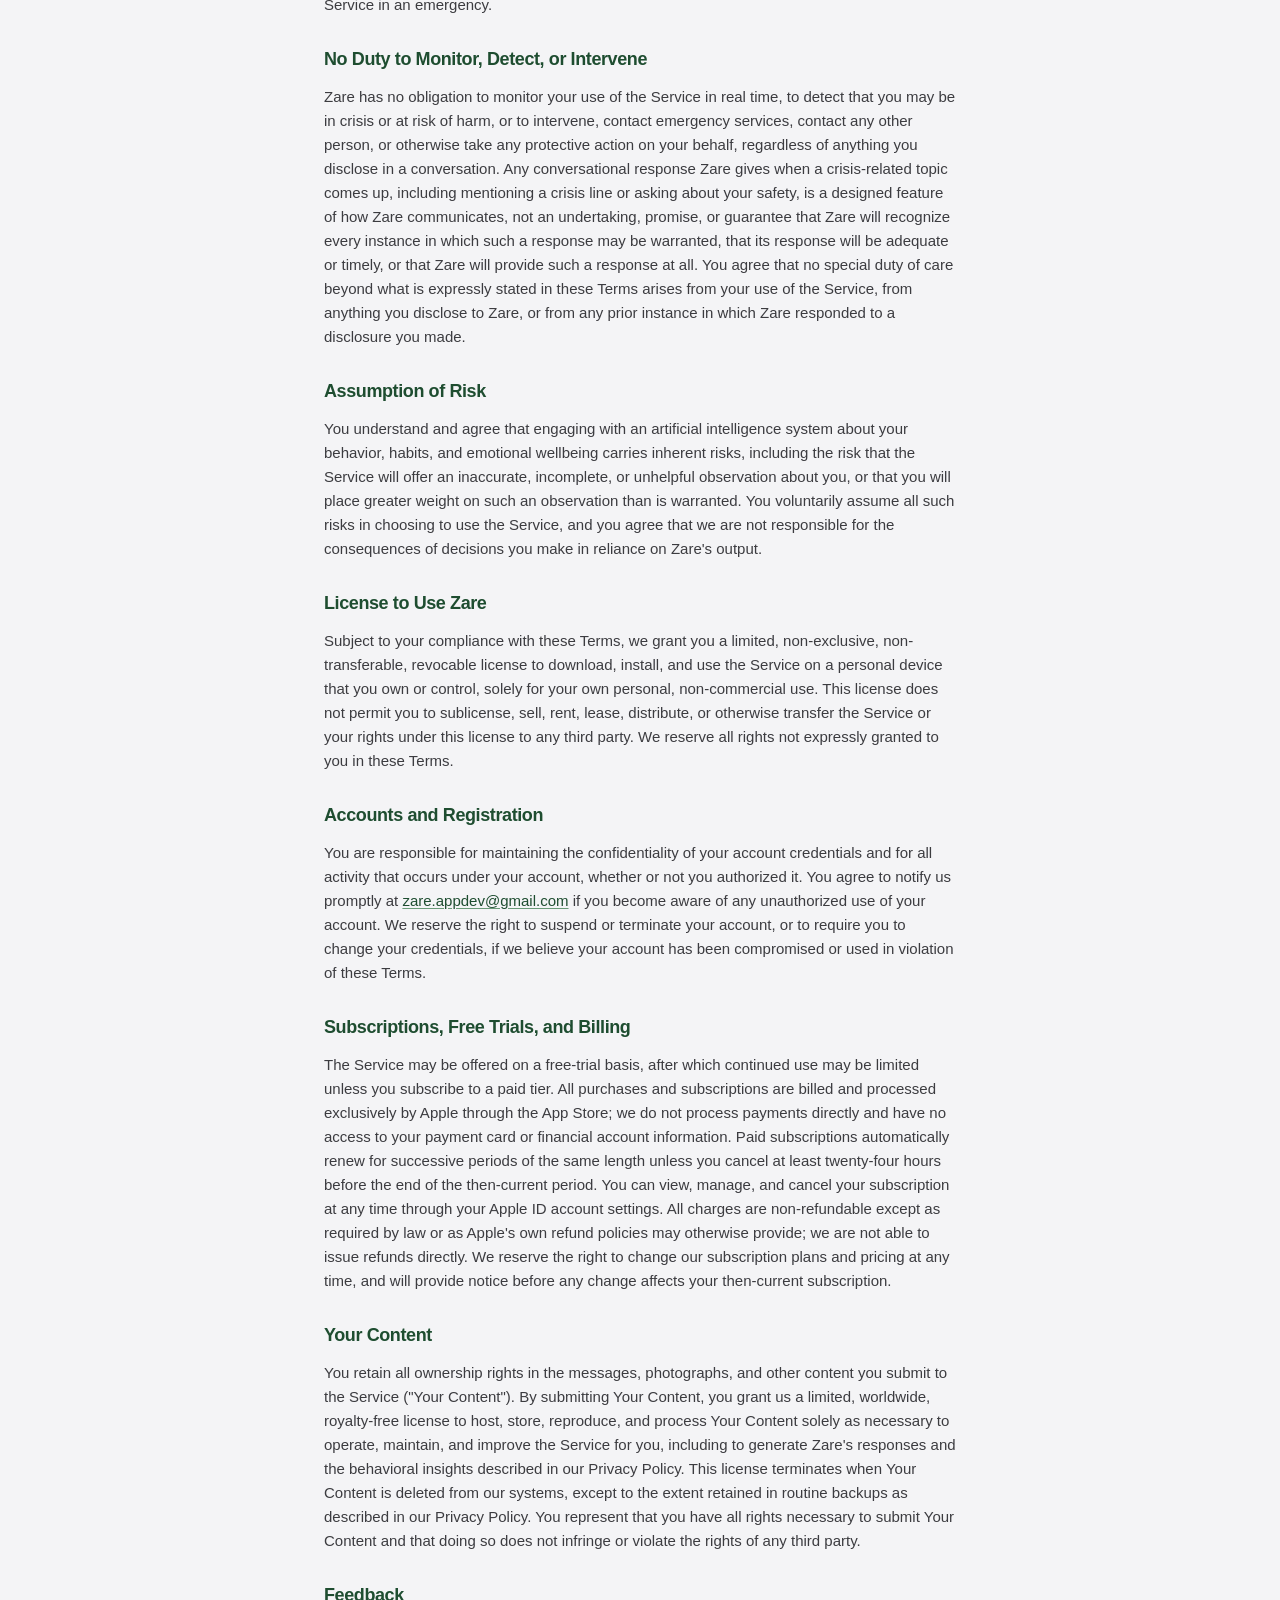
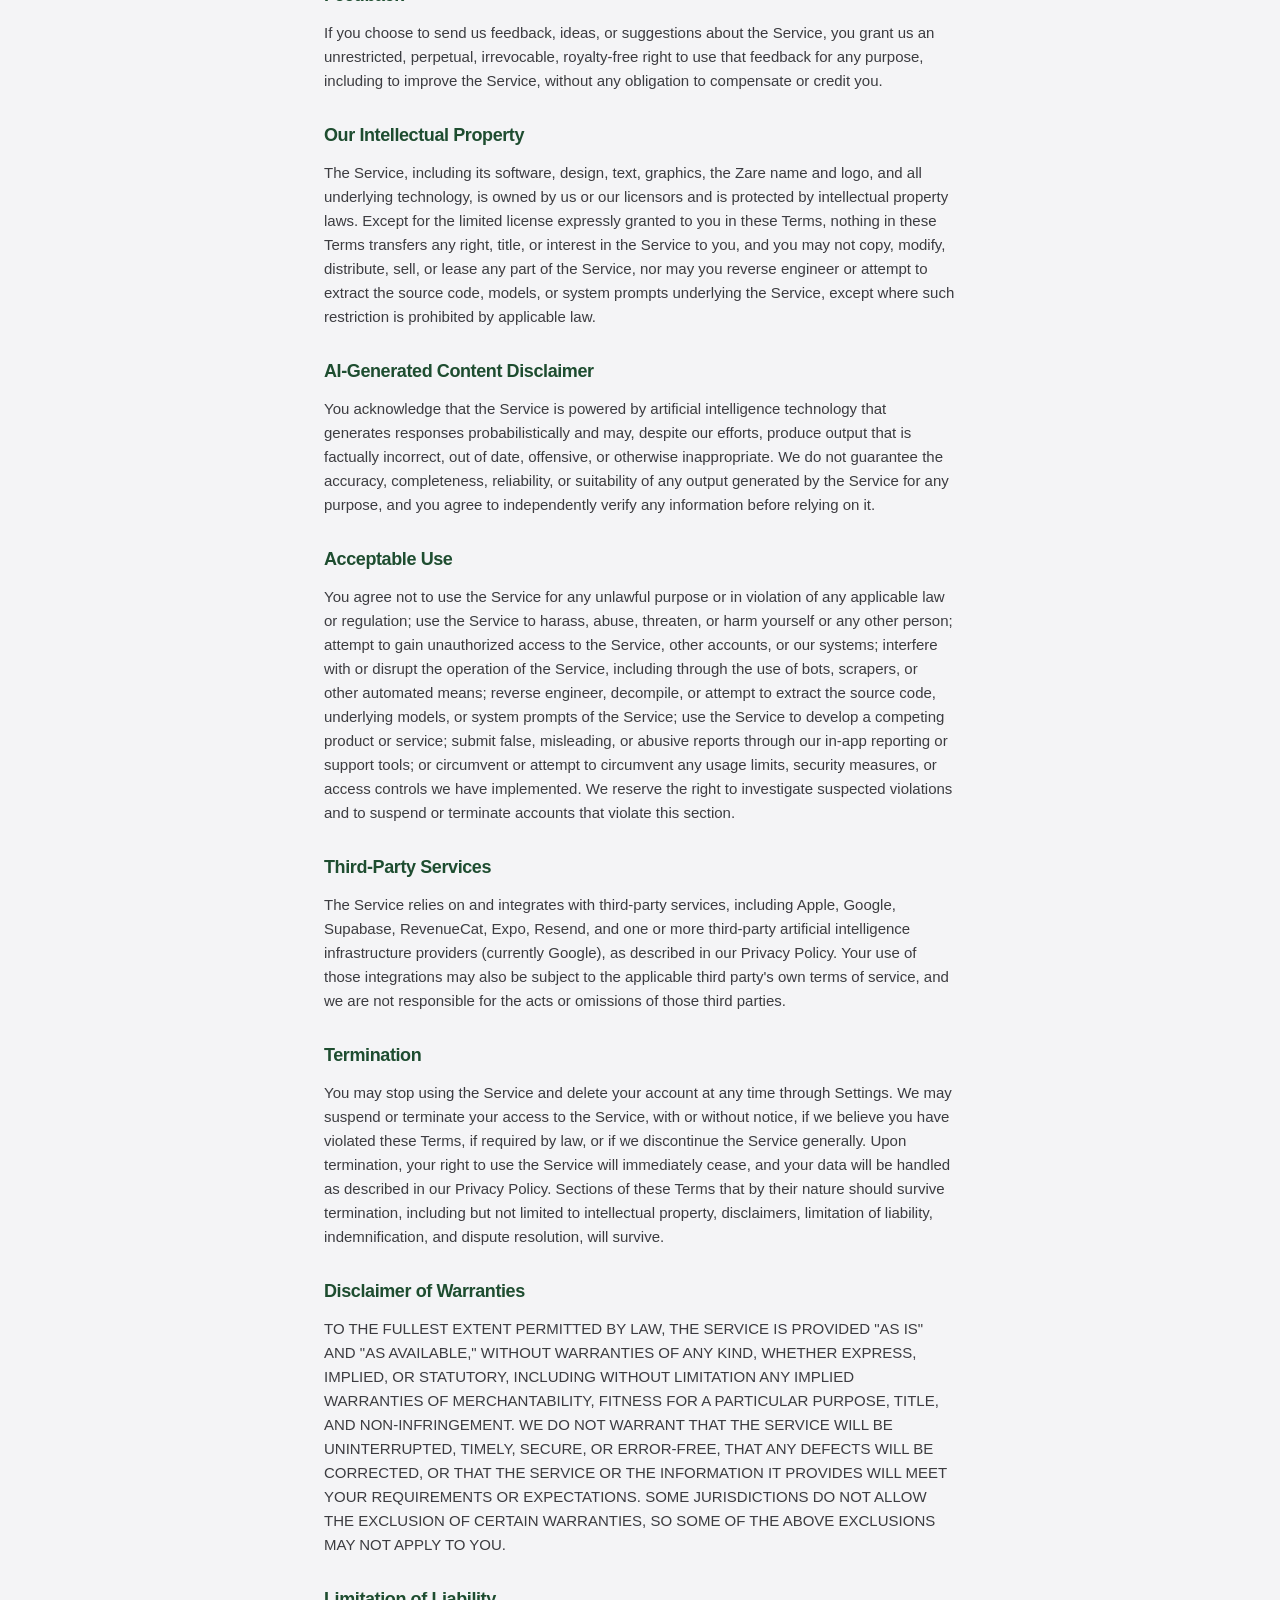
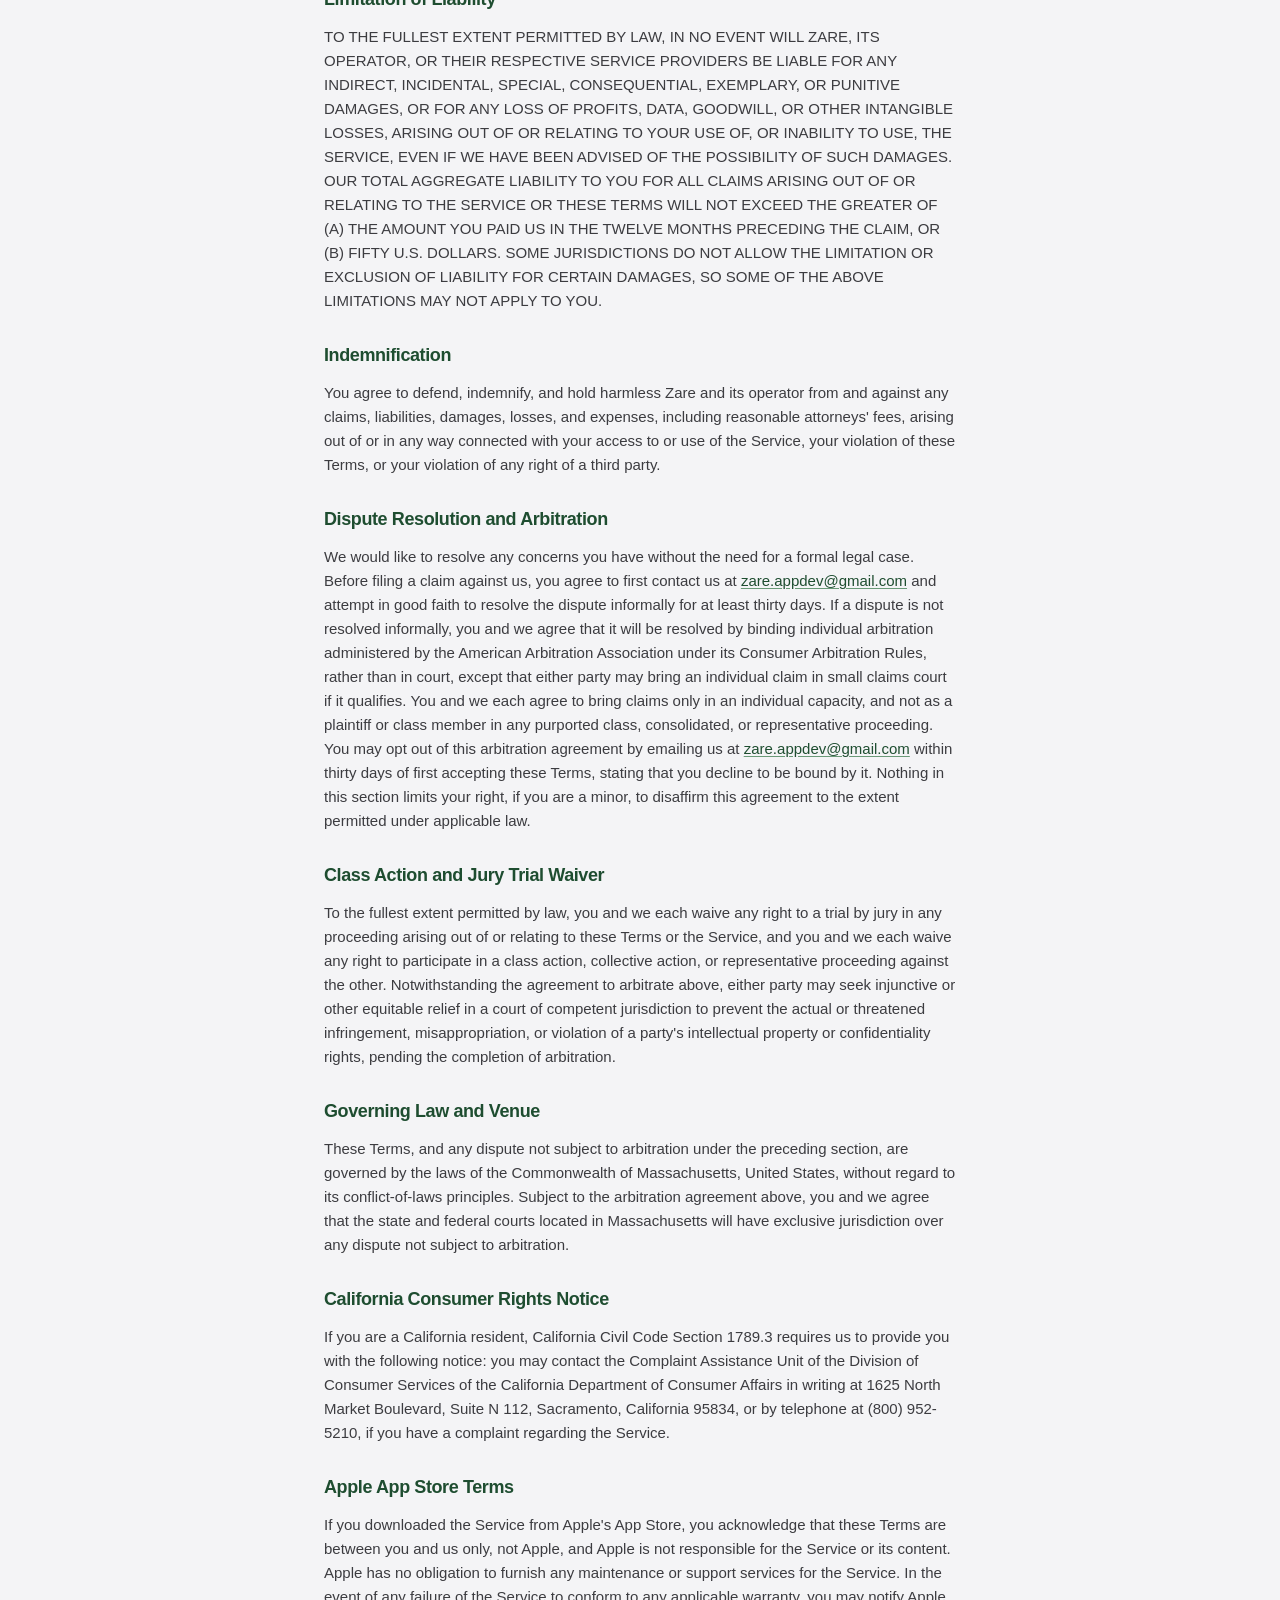
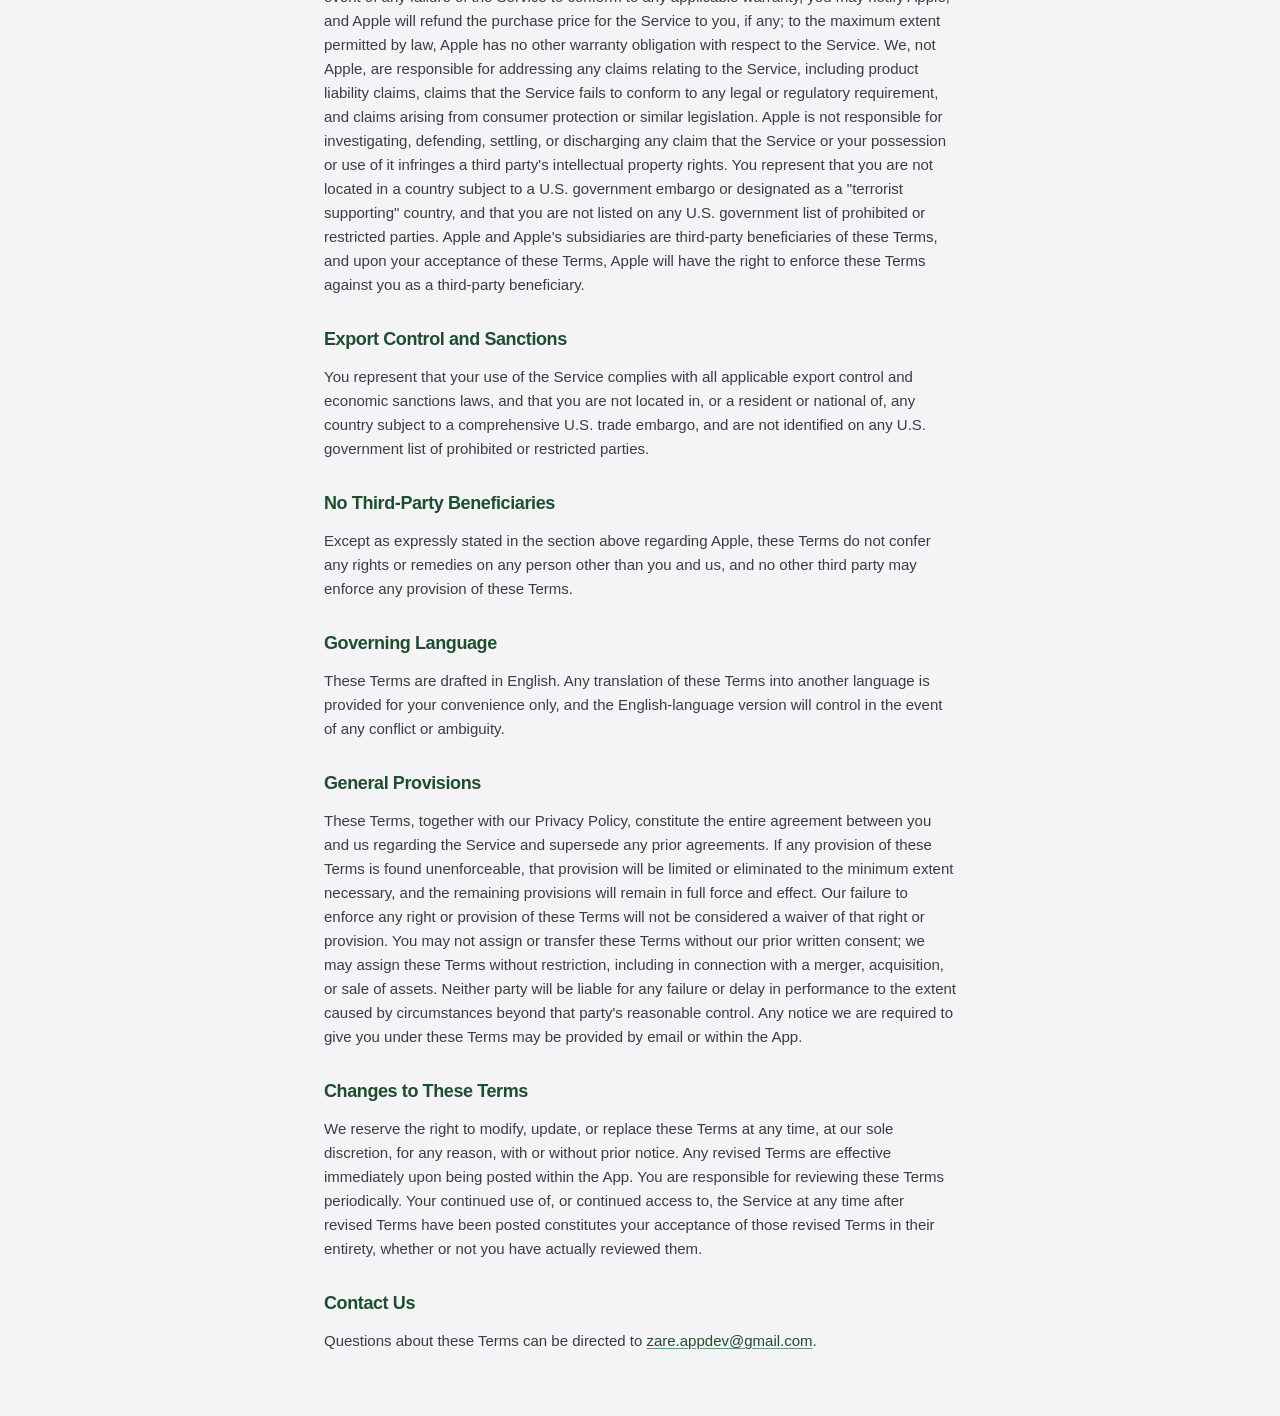
<file: terms.html>
<!doctype html>
<html lang="en">
<head>
  <meta charset="UTF-8" />
  <meta name="viewport" content="width=device-width, initial-scale=1.0" />
  <title>Zare — Terms of Use</title>
  <link rel="icon" href="assets/favicon.png" />
  <link rel="stylesheet" href="styles.css" />
</head>
<body>
  <div class="legal">
    <a class="back" href="index.html">&larr; Back to Zare</a>
    <h1>Terms of Use</h1>
    <h2>Introduction and Acceptance</h2>
    <p>These Terms of Use (these &quot;Terms&quot;) constitute a legally binding agreement between you and the operator of Zare (&quot;Zare,&quot; &quot;we,&quot; &quot;us,&quot; or &quot;our&quot;) governing your access to and use of the Zare mobile application and related services (collectively, the &quot;Service&quot;). By creating an account, accepting these Terms, or otherwise using the Service, you agree to be bound by these Terms and by our Privacy Policy, which is incorporated into these Terms by reference. If you do not agree to these Terms, you must not use the Service.</p>
    <h2>Eligibility</h2>
    <p>You must be at least sixteen (16) years of age to create an account or use the Service. By creating an account, you represent and warrant that you are at least sixteen years old, that the date of birth and other information you provide to us is true and accurate, and that, if you are a minor under the laws of your jurisdiction, you have obtained any consent or permission required under those laws to enter into these Terms. The Service is not directed to, and must not be used by, anyone under the age of sixteen. Each account is intended for use by a single individual; you may not create an account on behalf of another person, permit another person to use your account, or maintain more than one account.</p>
    <h2>Age Verification; No Independent Verification</h2>
    <p>We rely on the date of birth you provide when creating your account to determine your eligibility to use the Service and have no independent means of verifying its accuracy. You are solely responsible for providing accurate information. If we discover that you provided an inaccurate date of birth in order to meet the age requirement in these Terms, we may immediately suspend or terminate your account without liability to you.</p>
    <h2>Description of the Service</h2>
    <p>Zare is an artificial-intelligence-driven conversational application designed to build an evolving understanding of your behavior, habits, and motivations through ongoing conversation, and to reflect that understanding back to you through in-conversation observations, suggested experiments, and periodic written reviews. The features, content, and functionality of the Service may change over time, and we may add, modify, or remove features at our discretion, with or without notice, except where notice is required by these Terms or applicable law.</p>
    <h2>Beta and Experimental Features</h2>
    <p>From time to time, we may make new or experimental features of the Service available to you before they are made generally available, which may be identified as &quot;beta,&quot; &quot;experimental,&quot; or by similar language, or which may not be so identified. These features are provided for testing purposes, may be modified or discontinued at any time without notice, and may not function as reliably as generally available features of the Service. Your use of any beta or experimental feature is at your own risk.</p>
    <h2>Not Medical Care, Therapy, or a Crisis Service</h2>
    <p>Zare is not a licensed therapist, counselor, psychologist, psychiatrist, physician, or other health care provider, and nothing within the Service constitutes medical advice, a medical device, a diagnosis, or a course of treatment. The Service is not a substitute for professional mental health care, medical advice, or emergency services, and no doctor-patient, therapist-client, or similarly confidential professional relationship is created by your use of the Service. Zare&#x27;s responses, including any patterns, hypotheses, or insights it offers about you, are generated by artificial intelligence, may be incomplete, inaccurate, biased, or simply incorrect, and should be treated as informal observations rather than clinical or professional conclusions. You should exercise your own independent judgment before relying on or acting upon anything Zare says, and you should consult a qualified professional for any medical, mental health, legal, financial, or other significant decision. If you are experiencing a mental health emergency or having thoughts of harming yourself or others, you must contact emergency services or a crisis line, such as the 988 Suicide and Crisis Lifeline in the United States, immediately; do not rely on the Service in an emergency.</p>
    <h2>No Duty to Monitor, Detect, or Intervene</h2>
    <p>Zare has no obligation to monitor your use of the Service in real time, to detect that you may be in crisis or at risk of harm, or to intervene, contact emergency services, contact any other person, or otherwise take any protective action on your behalf, regardless of anything you disclose in a conversation. Any conversational response Zare gives when a crisis-related topic comes up, including mentioning a crisis line or asking about your safety, is a designed feature of how Zare communicates, not an undertaking, promise, or guarantee that Zare will recognize every instance in which such a response may be warranted, that its response will be adequate or timely, or that Zare will provide such a response at all. You agree that no special duty of care beyond what is expressly stated in these Terms arises from your use of the Service, from anything you disclose to Zare, or from any prior instance in which Zare responded to a disclosure you made.</p>
    <h2>Assumption of Risk</h2>
    <p>You understand and agree that engaging with an artificial intelligence system about your behavior, habits, and emotional wellbeing carries inherent risks, including the risk that the Service will offer an inaccurate, incomplete, or unhelpful observation about you, or that you will place greater weight on such an observation than is warranted. You voluntarily assume all such risks in choosing to use the Service, and you agree that we are not responsible for the consequences of decisions you make in reliance on Zare&#x27;s output.</p>
    <h2>License to Use Zare</h2>
    <p>Subject to your compliance with these Terms, we grant you a limited, non-exclusive, non-transferable, revocable license to download, install, and use the Service on a personal device that you own or control, solely for your own personal, non-commercial use. This license does not permit you to sublicense, sell, rent, lease, distribute, or otherwise transfer the Service or your rights under this license to any third party. We reserve all rights not expressly granted to you in these Terms.</p>
    <h2>Accounts and Registration</h2>
    <p>You are responsible for maintaining the confidentiality of your account credentials and for all activity that occurs under your account, whether or not you authorized it. You agree to notify us promptly at <a href="mailto:zare.appdev@gmail.com">zare.appdev@gmail.com</a> if you become aware of any unauthorized use of your account. We reserve the right to suspend or terminate your account, or to require you to change your credentials, if we believe your account has been compromised or used in violation of these Terms.</p>
    <h2>Subscriptions, Free Trials, and Billing</h2>
    <p>The Service may be offered on a free-trial basis, after which continued use may be limited unless you subscribe to a paid tier. All purchases and subscriptions are billed and processed exclusively by Apple through the App Store; we do not process payments directly and have no access to your payment card or financial account information. Paid subscriptions automatically renew for successive periods of the same length unless you cancel at least twenty-four hours before the end of the then-current period. You can view, manage, and cancel your subscription at any time through your Apple ID account settings. All charges are non-refundable except as required by law or as Apple&#x27;s own refund policies may otherwise provide; we are not able to issue refunds directly. We reserve the right to change our subscription plans and pricing at any time, and will provide notice before any change affects your then-current subscription.</p>
    <h2>Your Content</h2>
    <p>You retain all ownership rights in the messages, photographs, and other content you submit to the Service (&quot;Your Content&quot;). By submitting Your Content, you grant us a limited, worldwide, royalty-free license to host, store, reproduce, and process Your Content solely as necessary to operate, maintain, and improve the Service for you, including to generate Zare&#x27;s responses and the behavioral insights described in our Privacy Policy. This license terminates when Your Content is deleted from our systems, except to the extent retained in routine backups as described in our Privacy Policy. You represent that you have all rights necessary to submit Your Content and that doing so does not infringe or violate the rights of any third party.</p>
    <h2>Feedback</h2>
    <p>If you choose to send us feedback, ideas, or suggestions about the Service, you grant us an unrestricted, perpetual, irrevocable, royalty-free right to use that feedback for any purpose, including to improve the Service, without any obligation to compensate or credit you.</p>
    <h2>Our Intellectual Property</h2>
    <p>The Service, including its software, design, text, graphics, the Zare name and logo, and all underlying technology, is owned by us or our licensors and is protected by intellectual property laws. Except for the limited license expressly granted to you in these Terms, nothing in these Terms transfers any right, title, or interest in the Service to you, and you may not copy, modify, distribute, sell, or lease any part of the Service, nor may you reverse engineer or attempt to extract the source code, models, or system prompts underlying the Service, except where such restriction is prohibited by applicable law.</p>
    <h2>AI-Generated Content Disclaimer</h2>
    <p>You acknowledge that the Service is powered by artificial intelligence technology that generates responses probabilistically and may, despite our efforts, produce output that is factually incorrect, out of date, offensive, or otherwise inappropriate. We do not guarantee the accuracy, completeness, reliability, or suitability of any output generated by the Service for any purpose, and you agree to independently verify any information before relying on it.</p>
    <h2>Acceptable Use</h2>
    <p>You agree not to use the Service for any unlawful purpose or in violation of any applicable law or regulation; use the Service to harass, abuse, threaten, or harm yourself or any other person; attempt to gain unauthorized access to the Service, other accounts, or our systems; interfere with or disrupt the operation of the Service, including through the use of bots, scrapers, or other automated means; reverse engineer, decompile, or attempt to extract the source code, underlying models, or system prompts of the Service; use the Service to develop a competing product or service; submit false, misleading, or abusive reports through our in-app reporting or support tools; or circumvent or attempt to circumvent any usage limits, security measures, or access controls we have implemented. We reserve the right to investigate suspected violations and to suspend or terminate accounts that violate this section.</p>
    <h2>Third-Party Services</h2>
    <p>The Service relies on and integrates with third-party services, including Apple, Google, Supabase, RevenueCat, Expo, Resend, and one or more third-party artificial intelligence infrastructure providers (currently Google), as described in our Privacy Policy. Your use of those integrations may also be subject to the applicable third party&#x27;s own terms of service, and we are not responsible for the acts or omissions of those third parties.</p>
    <h2>Termination</h2>
    <p>You may stop using the Service and delete your account at any time through Settings. We may suspend or terminate your access to the Service, with or without notice, if we believe you have violated these Terms, if required by law, or if we discontinue the Service generally. Upon termination, your right to use the Service will immediately cease, and your data will be handled as described in our Privacy Policy. Sections of these Terms that by their nature should survive termination, including but not limited to intellectual property, disclaimers, limitation of liability, indemnification, and dispute resolution, will survive.</p>
    <h2>Disclaimer of Warranties</h2>
    <p>TO THE FULLEST EXTENT PERMITTED BY LAW, THE SERVICE IS PROVIDED &quot;AS IS&quot; AND &quot;AS AVAILABLE,&quot; WITHOUT WARRANTIES OF ANY KIND, WHETHER EXPRESS, IMPLIED, OR STATUTORY, INCLUDING WITHOUT LIMITATION ANY IMPLIED WARRANTIES OF MERCHANTABILITY, FITNESS FOR A PARTICULAR PURPOSE, TITLE, AND NON-INFRINGEMENT. WE DO NOT WARRANT THAT THE SERVICE WILL BE UNINTERRUPTED, TIMELY, SECURE, OR ERROR-FREE, THAT ANY DEFECTS WILL BE CORRECTED, OR THAT THE SERVICE OR THE INFORMATION IT PROVIDES WILL MEET YOUR REQUIREMENTS OR EXPECTATIONS. SOME JURISDICTIONS DO NOT ALLOW THE EXCLUSION OF CERTAIN WARRANTIES, SO SOME OF THE ABOVE EXCLUSIONS MAY NOT APPLY TO YOU.</p>
    <h2>Limitation of Liability</h2>
    <p>TO THE FULLEST EXTENT PERMITTED BY LAW, IN NO EVENT WILL ZARE, ITS OPERATOR, OR THEIR RESPECTIVE SERVICE PROVIDERS BE LIABLE FOR ANY INDIRECT, INCIDENTAL, SPECIAL, CONSEQUENTIAL, EXEMPLARY, OR PUNITIVE DAMAGES, OR FOR ANY LOSS OF PROFITS, DATA, GOODWILL, OR OTHER INTANGIBLE LOSSES, ARISING OUT OF OR RELATING TO YOUR USE OF, OR INABILITY TO USE, THE SERVICE, EVEN IF WE HAVE BEEN ADVISED OF THE POSSIBILITY OF SUCH DAMAGES. OUR TOTAL AGGREGATE LIABILITY TO YOU FOR ALL CLAIMS ARISING OUT OF OR RELATING TO THE SERVICE OR THESE TERMS WILL NOT EXCEED THE GREATER OF (A) THE AMOUNT YOU PAID US IN THE TWELVE MONTHS PRECEDING THE CLAIM, OR (B) FIFTY U.S. DOLLARS. SOME JURISDICTIONS DO NOT ALLOW THE LIMITATION OR EXCLUSION OF LIABILITY FOR CERTAIN DAMAGES, SO SOME OF THE ABOVE LIMITATIONS MAY NOT APPLY TO YOU.</p>
    <h2>Indemnification</h2>
    <p>You agree to defend, indemnify, and hold harmless Zare and its operator from and against any claims, liabilities, damages, losses, and expenses, including reasonable attorneys&#x27; fees, arising out of or in any way connected with your access to or use of the Service, your violation of these Terms, or your violation of any right of a third party.</p>
    <h2>Dispute Resolution and Arbitration</h2>
    <p>We would like to resolve any concerns you have without the need for a formal legal case. Before filing a claim against us, you agree to first contact us at <a href="mailto:zare.appdev@gmail.com">zare.appdev@gmail.com</a> and attempt in good faith to resolve the dispute informally for at least thirty days. If a dispute is not resolved informally, you and we agree that it will be resolved by binding individual arbitration administered by the American Arbitration Association under its Consumer Arbitration Rules, rather than in court, except that either party may bring an individual claim in small claims court if it qualifies. You and we each agree to bring claims only in an individual capacity, and not as a plaintiff or class member in any purported class, consolidated, or representative proceeding. You may opt out of this arbitration agreement by emailing us at <a href="mailto:zare.appdev@gmail.com">zare.appdev@gmail.com</a> within thirty days of first accepting these Terms, stating that you decline to be bound by it. Nothing in this section limits your right, if you are a minor, to disaffirm this agreement to the extent permitted under applicable law.</p>
    <h2>Class Action and Jury Trial Waiver</h2>
    <p>To the fullest extent permitted by law, you and we each waive any right to a trial by jury in any proceeding arising out of or relating to these Terms or the Service, and you and we each waive any right to participate in a class action, collective action, or representative proceeding against the other. Notwithstanding the agreement to arbitrate above, either party may seek injunctive or other equitable relief in a court of competent jurisdiction to prevent the actual or threatened infringement, misappropriation, or violation of a party&#x27;s intellectual property or confidentiality rights, pending the completion of arbitration.</p>
    <h2>Governing Law and Venue</h2>
    <p>These Terms, and any dispute not subject to arbitration under the preceding section, are governed by the laws of the Commonwealth of Massachusetts, United States, without regard to its conflict-of-laws principles. Subject to the arbitration agreement above, you and we agree that the state and federal courts located in Massachusetts will have exclusive jurisdiction over any dispute not subject to arbitration.</p>
    <h2>California Consumer Rights Notice</h2>
    <p>If you are a California resident, California Civil Code Section 1789.3 requires us to provide you with the following notice: you may contact the Complaint Assistance Unit of the Division of Consumer Services of the California Department of Consumer Affairs in writing at 1625 North Market Boulevard, Suite N 112, Sacramento, California 95834, or by telephone at (800) 952-5210, if you have a complaint regarding the Service.</p>
    <h2>Apple App Store Terms</h2>
    <p>If you downloaded the Service from Apple&#x27;s App Store, you acknowledge that these Terms are between you and us only, not Apple, and Apple is not responsible for the Service or its content. Apple has no obligation to furnish any maintenance or support services for the Service. In the event of any failure of the Service to conform to any applicable warranty, you may notify Apple, and Apple will refund the purchase price for the Service to you, if any; to the maximum extent permitted by law, Apple has no other warranty obligation with respect to the Service. We, not Apple, are responsible for addressing any claims relating to the Service, including product liability claims, claims that the Service fails to conform to any legal or regulatory requirement, and claims arising from consumer protection or similar legislation. Apple is not responsible for investigating, defending, settling, or discharging any claim that the Service or your possession or use of it infringes a third party&#x27;s intellectual property rights. You represent that you are not located in a country subject to a U.S. government embargo or designated as a &quot;terrorist supporting&quot; country, and that you are not listed on any U.S. government list of prohibited or restricted parties. Apple and Apple&#x27;s subsidiaries are third-party beneficiaries of these Terms, and upon your acceptance of these Terms, Apple will have the right to enforce these Terms against you as a third-party beneficiary.</p>
    <h2>Export Control and Sanctions</h2>
    <p>You represent that your use of the Service complies with all applicable export control and economic sanctions laws, and that you are not located in, or a resident or national of, any country subject to a comprehensive U.S. trade embargo, and are not identified on any U.S. government list of prohibited or restricted parties.</p>
    <h2>No Third-Party Beneficiaries</h2>
    <p>Except as expressly stated in the section above regarding Apple, these Terms do not confer any rights or remedies on any person other than you and us, and no other third party may enforce any provision of these Terms.</p>
    <h2>Governing Language</h2>
    <p>These Terms are drafted in English. Any translation of these Terms into another language is provided for your convenience only, and the English-language version will control in the event of any conflict or ambiguity.</p>
    <h2>General Provisions</h2>
    <p>These Terms, together with our Privacy Policy, constitute the entire agreement between you and us regarding the Service and supersede any prior agreements. If any provision of these Terms is found unenforceable, that provision will be limited or eliminated to the minimum extent necessary, and the remaining provisions will remain in full force and effect. Our failure to enforce any right or provision of these Terms will not be considered a waiver of that right or provision. You may not assign or transfer these Terms without our prior written consent; we may assign these Terms without restriction, including in connection with a merger, acquisition, or sale of assets. Neither party will be liable for any failure or delay in performance to the extent caused by circumstances beyond that party&#x27;s reasonable control. Any notice we are required to give you under these Terms may be provided by email or within the App.</p>
    <h2>Changes to These Terms</h2>
    <p>We reserve the right to modify, update, or replace these Terms at any time, at our sole discretion, for any reason, with or without prior notice. Any revised Terms are effective immediately upon being posted within the App. You are responsible for reviewing these Terms periodically. Your continued use of, or continued access to, the Service at any time after revised Terms have been posted constitutes your acceptance of those revised Terms in their entirety, whether or not you have actually reviewed them.</p>
    <h2>Contact Us</h2>
    <p>Questions about these Terms can be directed to <a href="mailto:zare.appdev@gmail.com">zare.appdev@gmail.com</a>.</p>
  </div>
</body>
</html>
</file>
<file: styles.css>
/* Mirrors src/theme.ts (Zare app, light mode) so this page sits on the same
   wavelength as the product. Keep these values in sync if the app palette changes. */
:root {
  --bg: #F4F4F6;
  --bg-card: #FFFFFF;
  --bg-muted: #ECECEE;
  --forest: #1E4D30;
  --forest-mid: #3A6648;
  --sage: #6A9A78;
  --sage-pale: #B8D4C0;
  --sage-faint: #E4F0E8;
  --ink: #0F0F10;
  --ink-mid: #3C3C40;
  --ink-light: #8A8A90;
  --border: #E0E0E4;
  --border-light: #EBEBEE;

  --radius-sm: 6px;
  --radius-md: 12px;
  --radius-lg: 16px;
  --radius-full: 999px;

  --space-xs: 4px;
  --space-sm: 8px;
  --space-md: 16px;
  --space-lg: 24px;
  --space-xl: 32px;
  --space-xxl: 48px;

  --shadow-card: 0 1px 8px rgba(0, 0, 0, 0.05);
  --shadow-float: 0 4px 16px rgba(0, 0, 0, 0.08);
}

* { box-sizing: border-box; }

html, body {
  margin: 0;
  padding: 0;
  background: var(--bg);
  color: var(--ink);
  font-family: -apple-system, BlinkMacSystemFont, "Segoe UI", Roboto, Helvetica, Arial, sans-serif;
  -webkit-font-smoothing: antialiased;
}

body { overflow-x: hidden; }

img { max-width: 100%; }

.wrap {
  max-width: 720px;
  margin: 0 auto;
  padding: 0 var(--space-lg);
}

.wrap.wrap-wide {
  max-width: 1080px;
}

/* ---------- Header ---------- */

header.site {
  padding: var(--space-xl) 0 0;
}

.brand {
  display: flex;
  align-items: center;
  gap: var(--space-sm);
}

.brand img {
  width: 36px;
  height: 36px;
  display: block;
  mix-blend-mode: multiply;
}

.brand span {
  font-size: 20px;
  font-weight: 700;
  letter-spacing: -0.5px;
  color: var(--forest);
}

/* ---------- Hero ---------- */

.hero {
  position: relative;
  overflow: hidden;
  padding: var(--space-xxl) 0 var(--space-xl);
  text-align: center;
}

.hero-mark {
  position: absolute;
  top: -120px;
  right: -140px;
  width: 460px;
  height: 460px;
  opacity: 0.5;
  mix-blend-mode: multiply;
  transform: rotate(-12deg);
  pointer-events: none;
  z-index: 0;
}

.hero-inner {
  position: relative;
  z-index: 1;
}

.hero h1 {
  font-size: 38px;
  font-weight: 800;
  letter-spacing: -1.4px;
  line-height: 1.14;
  color: var(--forest);
  margin: 0 0 var(--space-md);
}

.hero p.sub {
  font-size: 17px;
  font-weight: 400;
  line-height: 26px;
  color: var(--ink-mid);
  margin: 0 auto;
  max-width: 480px;
}

.badge-live {
  display: inline-flex;
  align-items: center;
  gap: 8px;
  margin-top: var(--space-xl);
  padding: 12px 24px;
  border-radius: var(--radius-full);
  background: var(--forest);
  color: #fff;
  font-size: 14px;
  font-weight: 700;
  letter-spacing: 0.1px;
  text-decoration: none;
}

.badge-live:hover { background: var(--forest-mid); }

.badge-live .dot {
  width: 7px;
  height: 7px;
  border-radius: 50%;
  background: var(--sage-pale);
  flex: none;
}

/* ---------- Section rhythm ---------- */

section { padding: var(--space-xxl) 0; position: relative; }
section.tight { padding: var(--space-xl) 0; }

section.section-green {
  background: var(--sage-faint);
}

.eyebrow {
  display: flex;
  align-items: center;
  justify-content: center;
  gap: 8px;
  font-size: 11px;
  font-weight: 700;
  letter-spacing: 0.8px;
  text-transform: uppercase;
  color: var(--forest-mid);
  text-align: center;
  margin: 0 0 var(--space-sm);
}

.eyebrow-ring {
  width: 12px;
  height: 12px;
  border-radius: 50%;
  border: 2px solid var(--sage);
  box-shadow: 0 0 0 3px var(--sage-faint), 0 0 0 4px var(--sage-pale);
  flex: none;
}

section.section-green .eyebrow-ring {
  box-shadow: 0 0 0 3px var(--bg-card), 0 0 0 4px var(--sage-pale);
}

h2.section-title {
  font-size: 25px;
  font-weight: 800;
  letter-spacing: -0.6px;
  color: var(--ink);
  text-align: center;
  margin: 0 0 var(--space-xl);
}

/* ---------- How it works ---------- */

.steps {
  display: grid;
  grid-template-columns: repeat(3, 1fr);
  gap: var(--space-md);
}

.step-card {
  background: var(--bg-card);
  border: 1px solid var(--border-light);
  border-radius: var(--radius-lg);
  box-shadow: var(--shadow-card);
  padding: var(--space-lg) var(--space-md);
  transition: transform 0.2s ease, box-shadow 0.2s ease;
}

.step-card:hover {
  transform: translateY(-4px);
  box-shadow: var(--shadow-float);
}

.step-num {
  width: 30px;
  height: 30px;
  border-radius: 50%;
  background: var(--forest);
  color: #fff;
  font-size: 13px;
  font-weight: 700;
  display: flex;
  align-items: center;
  justify-content: center;
  margin: 0 0 var(--space-md);
  box-shadow: 0 0 0 5px var(--sage-faint), 0 0 0 9px var(--sage-pale);
}

.step-card h3 {
  font-size: 16px;
  font-weight: 700;
  letter-spacing: -0.3px;
  color: var(--forest);
  margin: 0 0 var(--space-xs);
}

.step-card p {
  font-size: 14px;
  line-height: 21px;
  color: var(--ink-mid);
  margin: 0;
}

/* ---------- Pattern card showcase ---------- */

.pattern-card {
  background: var(--bg-card);
  border: 1px solid var(--border-light);
  border-radius: var(--radius-lg);
  box-shadow: var(--shadow-float);
  padding: var(--space-lg);
  max-width: 440px;
  margin: 0 auto;
  text-align: left;
}

.confidence-pill {
  display: inline-block;
  background: var(--sage-faint);
  color: var(--forest);
  font-size: 12px;
  font-weight: 700;
  padding: 5px 14px;
  border-radius: var(--radius-full);
  margin-bottom: var(--space-md);
}

.pattern-statement {
  font-size: 20px;
  font-weight: 700;
  letter-spacing: -0.4px;
  color: var(--ink);
  margin: 0 0 var(--space-lg);
}

.evidence-label {
  font-size: 11px;
  font-weight: 700;
  letter-spacing: 0.8px;
  text-transform: uppercase;
  color: var(--ink-light);
  margin: 0 0 var(--space-sm);
}

.evidence-item {
  display: flex;
  align-items: baseline;
  gap: var(--space-sm);
  margin-bottom: var(--space-sm);
}

.evidence-item:last-child { margin-bottom: 0; }

.evidence-tag {
  flex: none;
  font-size: 10px;
  font-weight: 700;
  letter-spacing: 0.4px;
  text-transform: uppercase;
  color: var(--forest-mid);
  border: 1px solid var(--sage-pale);
  border-radius: var(--radius-sm);
  padding: 2px 7px;
}

.evidence-item p {
  font-size: 14px;
  line-height: 21px;
  color: var(--ink-mid);
  margin: 0;
}

/* ---------- Screenshots ---------- */

.shots {
  display: flex;
  gap: var(--space-md);
  justify-content: center;
  flex-wrap: wrap;
}

.shot {
  width: 170px;
  flex: none;
}

.shot img {
  display: block;
  width: 100%;
  border-radius: 18px;
  box-shadow: var(--shadow-float);
  border: 1px solid var(--border-light);
}

/* ---------- Contact ---------- */

.contact .card {
  background: var(--sage-faint);
  border: 1px solid var(--sage-pale);
  border-radius: var(--radius-lg);
  padding: var(--space-xl) var(--space-lg);
  max-width: 420px;
  margin: 0 auto;
  text-align: center;
}

.contact h2.section-title { margin-bottom: var(--space-sm); }

.contact p.lead {
  font-size: 15px;
  color: var(--ink-mid);
  margin: 0 0 var(--space-lg);
}

.contact p.lead strong { color: var(--forest); }

.email-pill {
  display: inline-block;
  padding: 12px 24px;
  border-radius: var(--radius-full);
  background: var(--forest);
  color: #fff;
  font-size: 15px;
  font-weight: 600;
  text-decoration: none;
  letter-spacing: -0.1px;
}

.email-pill:hover { background: var(--forest-mid); }

/* ---------- Footer ---------- */

footer.site {
  padding: var(--space-xl) 0 var(--space-xxl);
  border-top: 1px solid var(--border-light);
  margin-top: var(--space-xl);
  text-align: center;
}

.footer-mark {
  width: 28px;
  height: 28px;
  margin: 0 auto var(--space-md);
  display: block;
  mix-blend-mode: multiply;
}

footer.site .links {
  display: flex;
  gap: var(--space-lg);
  justify-content: center;
  margin-bottom: var(--space-md);
}

footer.site a,
.legal a {
  color: var(--forest);
  text-decoration: underline;
  text-decoration-color: var(--sage);
  text-underline-offset: 2px;
}

footer.site a {
  font-size: 14px;
  font-weight: 600;
}

footer.site a:hover,
.legal a:hover { color: var(--forest-mid); }

footer.site .copyright {
  font-size: 12px;
  color: var(--ink-light);
}

/* ---------- Legal pages ---------- */

.legal {
  max-width: 680px;
  margin: 0 auto;
  padding: var(--space-xxl) var(--space-lg) var(--space-xxl);
}

.legal a.back {
  display: inline-flex;
  align-items: center;
  gap: 6px;
  font-size: 14px;
  font-weight: 700;
  margin-bottom: var(--space-xl);
}

.legal h1 {
  font-size: 28px;
  font-weight: 800;
  letter-spacing: -0.8px;
  color: var(--forest);
  margin: 0 0 var(--space-xs);
}

.legal .updated {
  font-size: 13px;
  color: var(--ink-light);
  margin: 0 0 var(--space-xl);
}

.legal h2 {
  font-size: 18px;
  font-weight: 700;
  letter-spacing: -0.4px;
  color: var(--forest);
  margin: var(--space-xl) 0 var(--space-sm);
}

.legal p, .legal li {
  font-size: 15px;
  line-height: 24px;
  color: var(--ink-mid);
}

.legal ul { padding-left: 20px; margin: var(--space-sm) 0; }

.legal strong { color: var(--ink); }

.legal .placeholder {
  background: var(--sage-faint);
  color: var(--forest);
  padding: 1px 6px;
  border-radius: var(--radius-sm);
  font-weight: 600;
}

/* ---------- Responsive ---------- */

@media (max-width: 640px) {
  .steps { grid-template-columns: 1fr; }
  .hero h1 { font-size: 29px; }
  .hero-mark { width: 320px; height: 320px; top: -80px; right: -110px; }
  .shot { width: 42%; max-width: 160px; }
}
</file>
